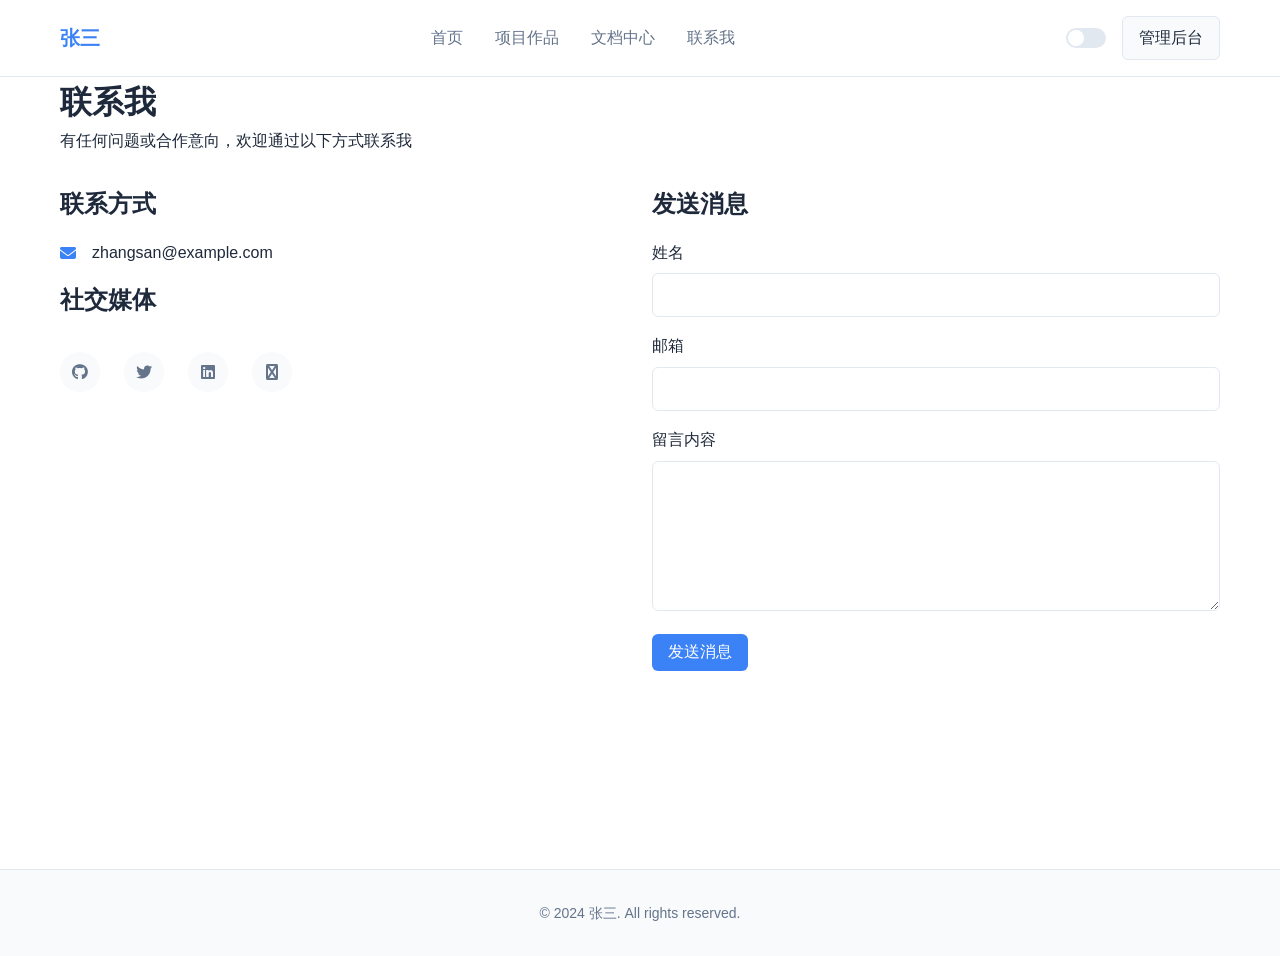
<file: contact.html>
<!DOCTYPE html>
<html lang="zh-CN">
<head>
  <meta charset="UTF-8">
  <meta name="viewport" content="width=device-width, initial-scale=1.0">
  <title>联系我 - 张三</title>
  <link rel="stylesheet" href="css/style.css">
  <link rel="stylesheet" href="https://cdnjs.cloudflare.com/ajax/libs/font-awesome/6.4.0/css/all.min.css">
</head>
<body>
  <header>
    <div class="container">
      <nav>
        <a href="index.html" class="logo">张三</a>
        <ul>
          <li><a href="index.html">首页</a></li>
          <li><a href="projects.html">项目作品</a></li>
          <li><a href="docs.html">文档中心</a></li>
          <li><a href="contact.html">联系我</a></li>
        </ul>
        <div class="actions">
          <div class="toggle-switch" id="theme-toggle"></div>
          <a href="admin/login.html" class="btn btn-secondary">管理后台</a>
        </div>
      </nav>
    </div>
  </header>

  <main class="container">
    <h1>联系我</h1>
    <p class="text-secondary">有任何问题或合作意向，欢迎通过以下方式联系我</p>

    <div class="grid grid-2" style="margin-top: 2rem;">
      <div>
        <h2>联系方式</h2>
        <div id="contact-info" style="margin-top: 1rem;">
          <div style="display: flex; align-items: center; gap: 1rem; margin-bottom: 1rem;">
            <i class="fas fa-envelope" style="color: var(--primary-color);"></i>
            <span>zhangsan@example.com</span>
          </div>
        </div>

        <h2>社交媒体</h2>
        <div id="social-links" class="social-links" style="justify-content: flex-start;"></div>
      </div>

      <div>
        <h2>发送消息</h2>
        <form id="contact-form" action="https://formspree.io/f/mayzgzpj" method="POST" style="margin-top: 1rem;">
          <div class="form-group">
            <label for="name">姓名</label>
            <input type="text" id="name" name="name" required>
          </div>
          <div class="form-group">
            <label for="email">邮箱</label>
            <input type="email" id="email" name="email" required>
          </div>
          <div class="form-group">
            <label for="message">留言内容</label>
            <textarea id="message" name="message" required></textarea>
          </div>
          <button type="submit" class="btn btn-primary">发送消息</button>
        </form>
      </div>
    </div>
  </main>

  <footer>
    <div class="container">
      <p>&copy; 2024 张三. All rights reserved.</p>
    </div>
  </footer>

  <script type="module">
    import { fetchData, applySavedTheme, toggleTheme, showToast } from './js/utils.js';

    async function loadContactInfo() {
      const profile = await fetchData('data/profile.json');
      if (!profile) return;

      const socialContainer = document.getElementById('social-links');
      profile.social.forEach(social => {
        const link = document.createElement('a');
        link.href = social.url;
        link.target = '_blank';
        link.title = social.name;
        link.innerHTML = `<i class="fab fa-${social.icon}"></i>`;
        socialContainer.appendChild(link);
      });
    }

    document.getElementById('contact-form').addEventListener('submit', async (e) => {
      e.preventDefault();
      
      const formData = new FormData(e.target);
      const data = Object.fromEntries(formData);
      
      try {
        const response = await fetch('https://formspree.io/f/your-form-id', {
          method: 'POST',
          headers: {
            'Accept': 'application/json'
          },
          body: formData
        });
        
        if (response.ok) {
          showToast('消息发送成功！');
          e.target.reset();
        } else {
          showToast('发送失败，请重试', 'error');
        }
      } catch (error) {
        showToast('发送失败，请检查网络', 'error');
      }
    });

    applySavedTheme();
    loadContactInfo();

    document.getElementById('theme-toggle').addEventListener('click', toggleTheme);
  </script>
</body>
</html>
</file>
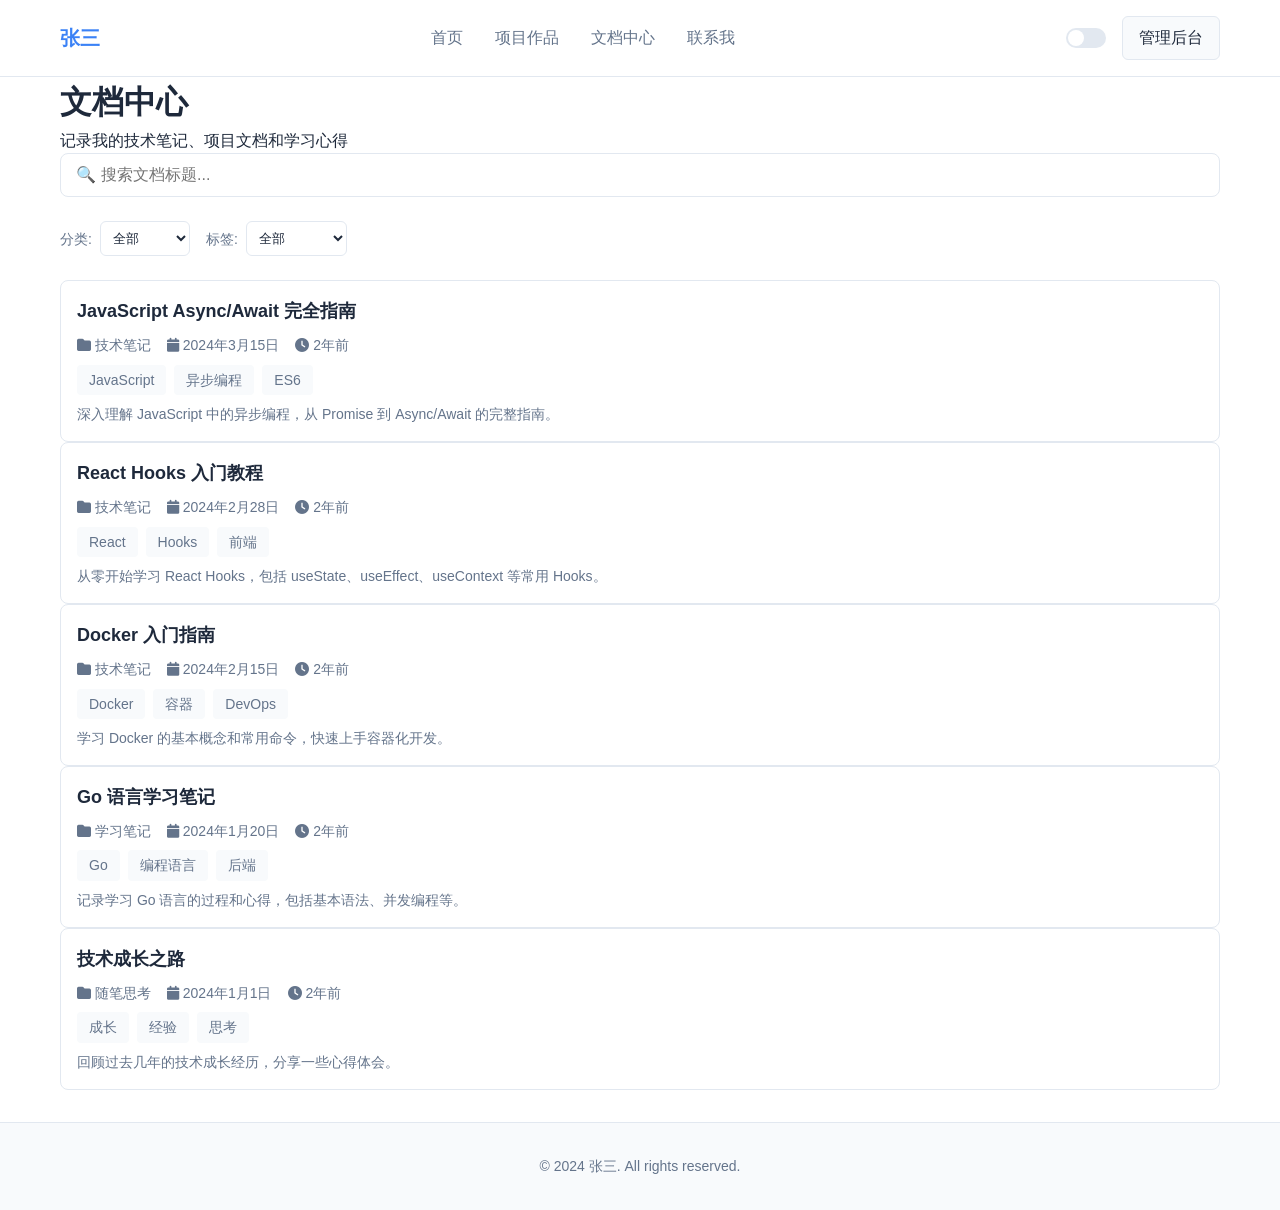
<file: docs.html>
<!DOCTYPE html>
<html lang="zh-CN">
<head>
  <meta charset="UTF-8">
  <meta name="viewport" content="width=device-width, initial-scale=1.0">
  <title>文档中心 - 张三</title>
  <link rel="stylesheet" href="css/style.css">
  <link rel="stylesheet" href="https://cdnjs.cloudflare.com/ajax/libs/font-awesome/6.4.0/css/all.min.css">
</head>
<body>
  <header>
    <div class="container">
      <nav>
        <a href="index.html" class="logo">张三</a>
        <ul>
          <li><a href="index.html">首页</a></li>
          <li><a href="projects.html">项目作品</a></li>
          <li><a href="docs.html">文档中心</a></li>
          <li><a href="contact.html">联系我</a></li>
        </ul>
        <div class="actions">
          <div class="toggle-switch" id="theme-toggle"></div>
          <a href="admin/login.html" class="btn btn-secondary">管理后台</a>
        </div>
      </nav>
    </div>
  </header>

  <main class="container">
    <h1>文档中心</h1>
    <p class="text-secondary">记录我的技术笔记、项目文档和学习心得</p>

    <div class="search-bar">
      <input type="text" id="search-input" placeholder="搜索文档标题...">
    </div>

    <div class="filters">
      <div class="filter-group">
        <label for="category-filter">分类:</label>
        <select id="category-filter">
          <option value="">全部</option>
        </select>
      </div>
      <div class="filter-group">
        <label for="tag-filter">标签:</label>
        <select id="tag-filter">
          <option value="">全部</option>
        </select>
      </div>
    </div>

    <div id="docs-list"></div>
  </main>

  <footer>
    <div class="container">
      <p>&copy; 2024 张三. All rights reserved.</p>
    </div>
  </footer>

  <script type="module">
    import { fetchData, formatDate, formatRelativeTime, applySavedTheme, toggleTheme, debounce } from './js/utils.js';

    let documents = [];
    let allCategories = [];
    let allTags = [];

    async function loadDocuments() {
      documents = await fetchData('data/documents.json');
      if (!documents) return;

      allCategories = [...new Set(documents.map(d => d.category))];
      allTags = [...new Set(documents.flatMap(d => d.tags))];
      
      populateFilters();
      renderDocuments(documents.filter(d => d.isPublic));
    }

    function populateFilters() {
      const categorySelect = document.getElementById('category-filter');
      allCategories.forEach(cat => {
        const option = document.createElement('option');
        option.value = cat;
        option.textContent = cat;
        categorySelect.appendChild(option);
      });

      const tagSelect = document.getElementById('tag-filter');
      allTags.forEach(tag => {
        const option = document.createElement('option');
        option.value = tag;
        option.textContent = tag;
        tagSelect.appendChild(option);
      });
    }

    function renderDocuments(filteredDocs) {
      const list = document.getElementById('docs-list');
      list.innerHTML = '';

      if (filteredDocs.length === 0) {
        list.innerHTML = '<p style="text-align: center;">暂无文档</p>';
        return;
      }

      filteredDocs.forEach(doc => {
        const item = document.createElement('div');
        item.className = 'doc-list-item';
        item.innerHTML = `
          <h3><a href="doc-detail.html?id=${doc.id}">${doc.title}</a></h3>
          <div class="doc-meta">
            <span><i class="fas fa-folder"></i> ${doc.category}</span>
            <span><i class="fas fa-calendar"></i> ${formatDate(doc.createdAt)}</span>
            <span><i class="fas fa-clock"></i> ${formatRelativeTime(doc.updatedAt)}</span>
          </div>
          <div class="card-tags" style="margin: 0.5rem 0;">
            ${doc.tags.map(tag => `<span class="tag">${tag}</span>`).join('')}
          </div>
          <p class="doc-excerpt">${doc.excerpt}</p>
        `;
        list.appendChild(item);
      });
    }

    function filterDocuments() {
      const searchQuery = document.getElementById('search-input').value.toLowerCase();
      const categoryFilter = document.getElementById('category-filter').value;
      const tagFilter = document.getElementById('tag-filter').value;

      let filtered = documents.filter(d => d.isPublic);

      if (searchQuery) {
        filtered = filtered.filter(d => d.title.toLowerCase().includes(searchQuery));
      }

      if (categoryFilter) {
        filtered = filtered.filter(d => d.category === categoryFilter);
      }

      if (tagFilter) {
        filtered = filtered.filter(d => d.tags.includes(tagFilter));
      }

      filtered.sort((a, b) => new Date(b.updatedAt) - new Date(a.updatedAt));
      renderDocuments(filtered);
    }

    applySavedTheme();
    loadDocuments();

    document.getElementById('theme-toggle').addEventListener('click', toggleTheme);
    document.getElementById('search-input').addEventListener('input', debounce(filterDocuments, 300));
    document.getElementById('category-filter').addEventListener('change', filterDocuments);
    document.getElementById('tag-filter').addEventListener('change', filterDocuments);
  </script>
</body>
</html>
</file>
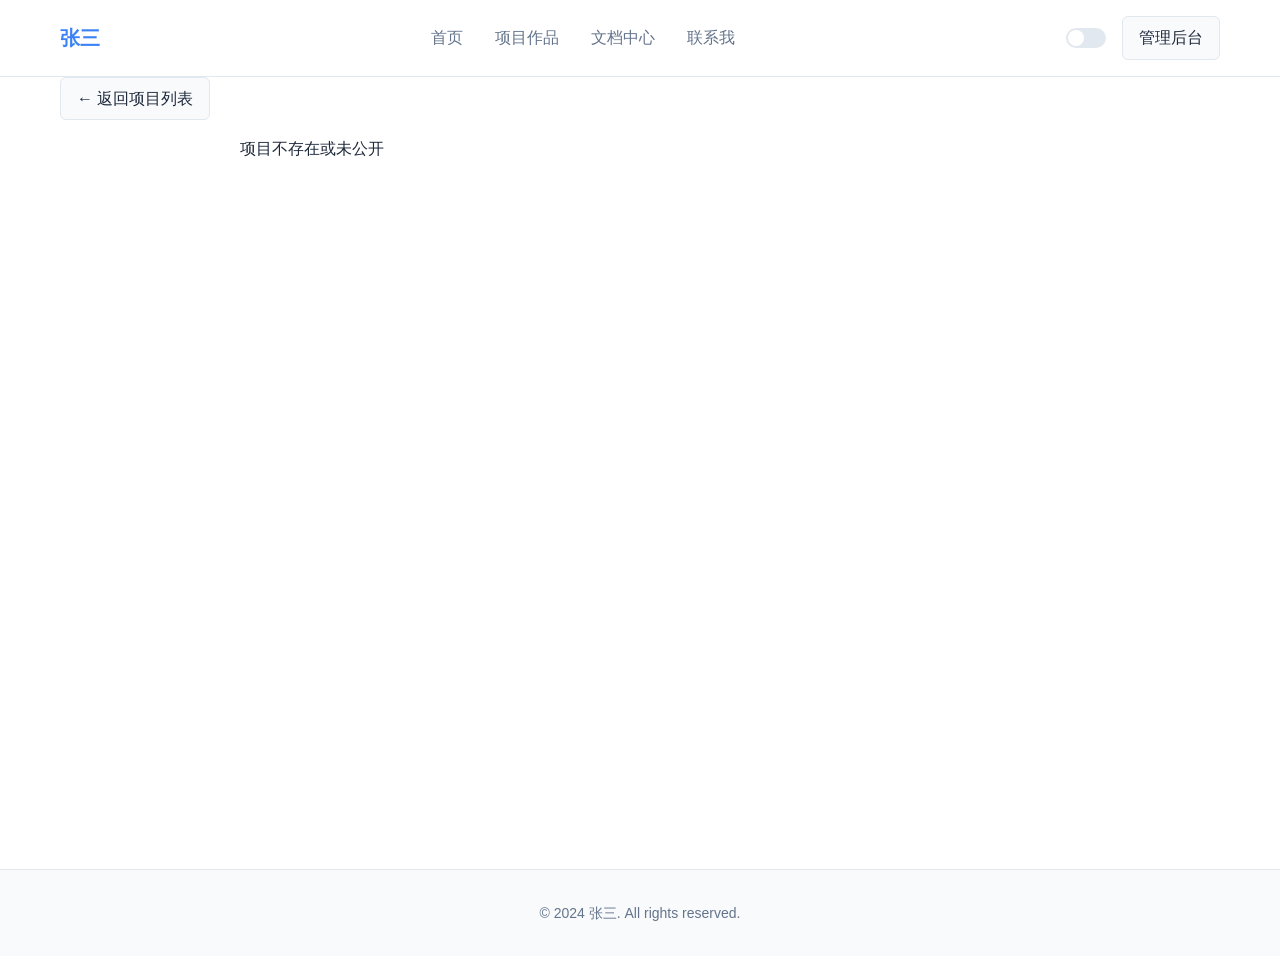
<file: project-detail.html>
<!DOCTYPE html>
<html lang="zh-CN">
<head>
  <meta charset="UTF-8">
  <meta name="viewport" content="width=device-width, initial-scale=1.0">
  <title>项目详情 - 张三</title>
  <link rel="stylesheet" href="css/style.css">
  <link rel="stylesheet" href="https://cdnjs.cloudflare.com/ajax/libs/font-awesome/6.4.0/css/all.min.css">
</head>
<body>
  <header>
    <div class="container">
      <nav>
        <a href="index.html" class="logo">张三</a>
        <ul>
          <li><a href="index.html">首页</a></li>
          <li><a href="projects.html">项目作品</a></li>
          <li><a href="docs.html">文档中心</a></li>
          <li><a href="contact.html">联系我</a></li>
        </ul>
        <div class="actions">
          <div class="toggle-switch" id="theme-toggle"></div>
          <a href="admin/login.html" class="btn btn-secondary">管理后台</a>
        </div>
      </nav>
    </div>
  </header>

  <main class="container">
    <a href="projects.html" class="btn btn-secondary" style="margin-bottom: 1rem;">← 返回项目列表</a>
    
    <div id="project-detail" class="doc-detail-content"></div>
  </main>

  <footer>
    <div class="container">
      <p>&copy; 2024 张三. All rights reserved.</p>
    </div>
  </footer>

  <script type="module">
    import { fetchData, formatDate, applySavedTheme, toggleTheme } from './js/utils.js';

    async function loadProject() {
      const urlParams = new URLSearchParams(window.location.search);
      const projectId = parseInt(urlParams.get('id'));

      const projects = await fetchData('data/projects.json');
      if (!projects) {
        document.getElementById('project-detail').innerHTML = '<p>项目加载失败</p>';
        return;
      }

      const project = projects.find(p => p.id === projectId);
      if (!project || !project.isPublic) {
        document.getElementById('project-detail').innerHTML = '<p>项目不存在或未公开</p>';
        return;
      }

      document.title = `${project.name} - 张三`;

      const detail = document.getElementById('project-detail');
      detail.innerHTML = `
        <div class="doc-detail-header">
          <h1 class="doc-detail-title">${project.name}</h1>
          <div class="doc-detail-meta">
            <span>更新时间: ${formatDate(project.updatedAt)}</span>
          </div>
        </div>
        
        <img src="${project.cover}" alt="${project.name}" style="width: 100%; height: auto; border-radius: 0.5rem; margin-bottom: 2rem;">
        
        <h2>项目介绍</h2>
        <p>${project.description}</p>
        
        <h2>技术栈</h2>
        <div class="card-tags" style="margin-bottom: 2rem;">
          ${project.techStack.map(tech => `<span class="tag tag-primary">${tech}</span>`).join('')}
        </div>
        
        <h2>项目链接</h2>
        <div style="display: flex; gap: 1rem; flex-wrap: wrap;">
          ${project.githubUrl ? `<a href="${project.githubUrl}" target="_blank" class="btn btn-secondary"><i class="fab fa-github"></i> GitHub</a>` : ''}
          ${project.demoUrl ? `<a href="${project.demoUrl}" target="_blank" class="btn btn-primary"><i class="fas fa-external-link-alt"></i> 在线演示</a>` : ''}
        </div>
      `;
    }

    applySavedTheme();
    loadProject();

    document.getElementById('theme-toggle').addEventListener('click', toggleTheme);
  </script>
</body>
</html>
</file>
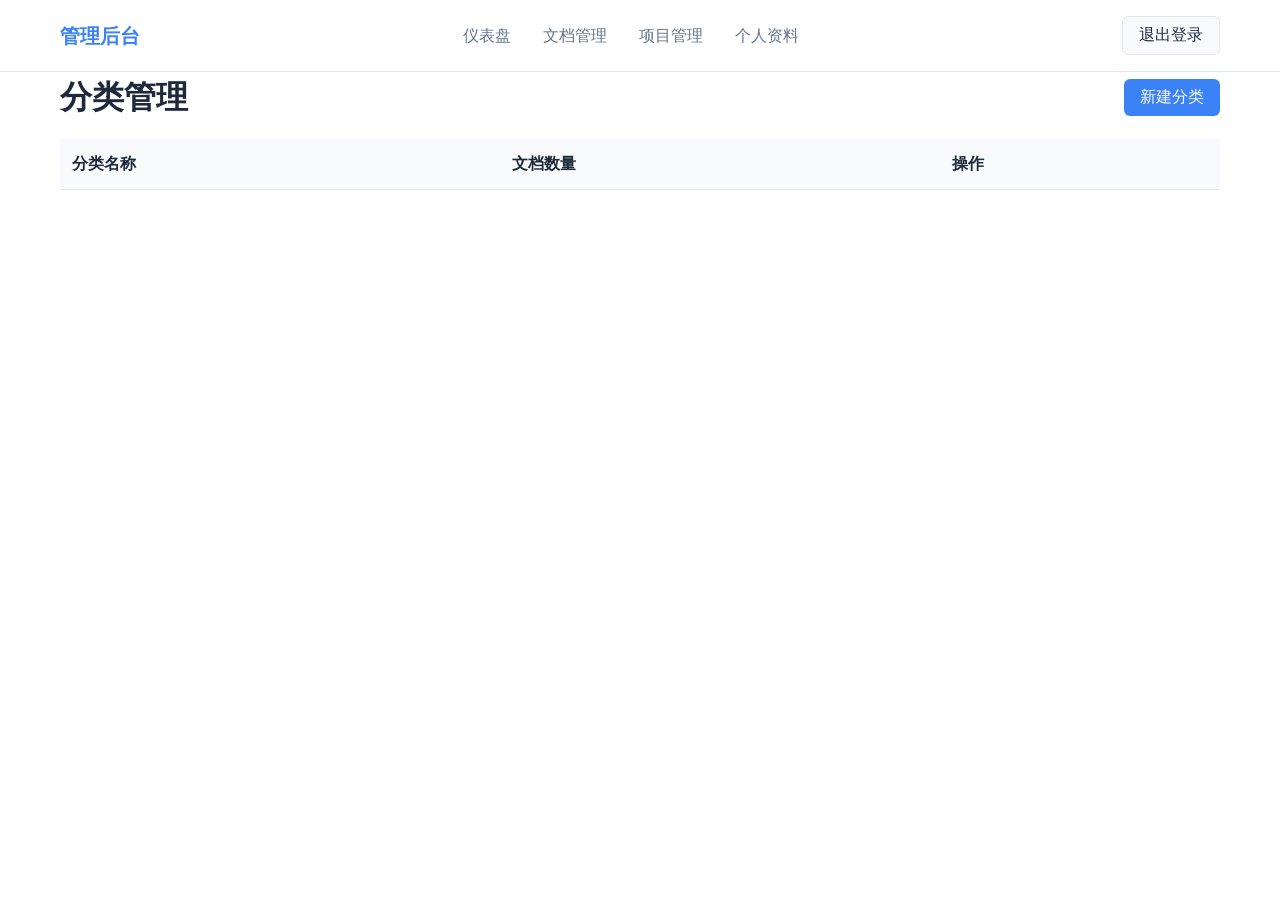
<file: admin/categories.html>
<!DOCTYPE html>
<html lang="zh-CN">
<head>
  <meta charset="UTF-8">
  <meta name="viewport" content="width=device-width, initial-scale=1.0">
  <title>分类管理</title>
  <link rel="stylesheet" href="../css/style.css">
  <link rel="stylesheet" href="https://cdnjs.cloudflare.com/ajax/libs/font-awesome/6.4.0/css/all.min.css">
</head>
<body>
  <header>
    <div class="container">
      <nav>
        <a href="dashboard.html" class="logo">管理后台</a>
        <ul>
          <li><a href="dashboard.html">仪表盘</a></li>
          <li><a href="documents.html">文档管理</a></li>
          <li><a href="projects.html">项目管理</a></li>
          <li><a href="profile.html">个人资料</a></li>
        </ul>
        <div class="actions">
          <button id="logout-btn" class="btn btn-secondary">退出登录</button>
        </div>
      </nav>
    </div>
  </header>

  <main class="container">
    <div style="display: flex; justify-content: space-between; align-items: center; margin-bottom: 1rem;">
      <h1>分类管理</h1>
      <button onclick="showAddForm()" class="btn btn-primary">新建分类</button>
    </div>

    <table class="table">
      <thead>
        <tr>
          <th>分类名称</th>
          <th>文档数量</th>
          <th>操作</th>
        </tr>
      </thead>
      <tbody id="categories-table"></tbody>
    </table>

    <div id="add-form" style="display: none; margin-top: 1rem; padding: 1rem; border: 1px solid var(--border-color); border-radius: 0.5rem;">
      <h3>新建分类</h3>
      <div class="form-group">
        <label for="category-name">分类名称</label>
        <input type="text" id="category-name" placeholder="请输入分类名称">
      </div>
      <button onclick="addCategory()" class="btn btn-primary">保存</button>
      <button onclick="hideAddForm()" class="btn btn-secondary">取消</button>
    </div>
  </main>

  <script type="module">
    import { requireAuth, logout } from '../js/auth.js';
    import { fetchData, showToast, confirmDialog } from '../js/utils.js';

    if (!requireAuth()) return;

    let categories = [];

    async function loadCategories() {
      const docs = await fetchData('../data/documents.json');
      if (!docs) return;

      const categoryCounts = {};
      docs.forEach(doc => {
        categoryCounts[doc.category] = (categoryCounts[doc.category] || 0) + 1;
      });

      categories = [...new Set(docs.map(d => d.category))];

      const tbody = document.getElementById('categories-table');
      tbody.innerHTML = categories.map(cat => `
        <tr>
          <td>${cat}</td>
          <td>${categoryCounts[cat] || 0}</td>
          <td>
            <button onclick="editCategory('${cat}')" class="btn btn-sm btn-secondary"><i class="fas fa-edit"></i> 编辑</button>
            <button onclick="deleteCategory('${cat}')" class="btn btn-sm btn-danger"><i class="fas fa-trash"></i> 删除</button>
          </td>
        </tr>
      `).join('');
    }

    window.showAddForm = function() {
      document.getElementById('add-form').style.display = 'block';
      document.getElementById('category-name').value = '';
    };

    window.hideAddForm = function() {
      document.getElementById('add-form').style.display = 'none';
    };

    window.addCategory = function() {
      const name = document.getElementById('category-name').value.trim();
      if (!name) {
        showToast('请输入分类名称', 'error');
        return;
      }

      if (categories.includes(name)) {
        showToast('分类已存在', 'error');
        return;
      }

      categories.push(name);
      showToast('分类创建成功');
      hideAddForm();
      loadCategories();
    };

    window.editCategory = function(oldName) {
      const newName = prompt('请输入新的分类名称:', oldName);
      if (!newName || newName === oldName) return;

      if (categories.includes(newName)) {
        showToast('分类已存在', 'error');
        return;
      }

      const index = categories.indexOf(oldName);
      categories[index] = newName;
      showToast('分类更新成功');
      loadCategories();
    };

    window.deleteCategory = async function(name) {
      const confirmed = await confirmDialog('确定要删除这个分类吗？');
      if (!confirmed) return;

      const index = categories.indexOf(name);
      if (index > -1) {
        categories.splice(index, 1);
        showToast('分类删除成功');
        loadCategories();
      }
    };

    document.getElementById('logout-btn').addEventListener('click', () => {
      logout();
      window.location.href = 'login.html';
    });

    loadCategories();
  </script>
</body>
</html>
</file>
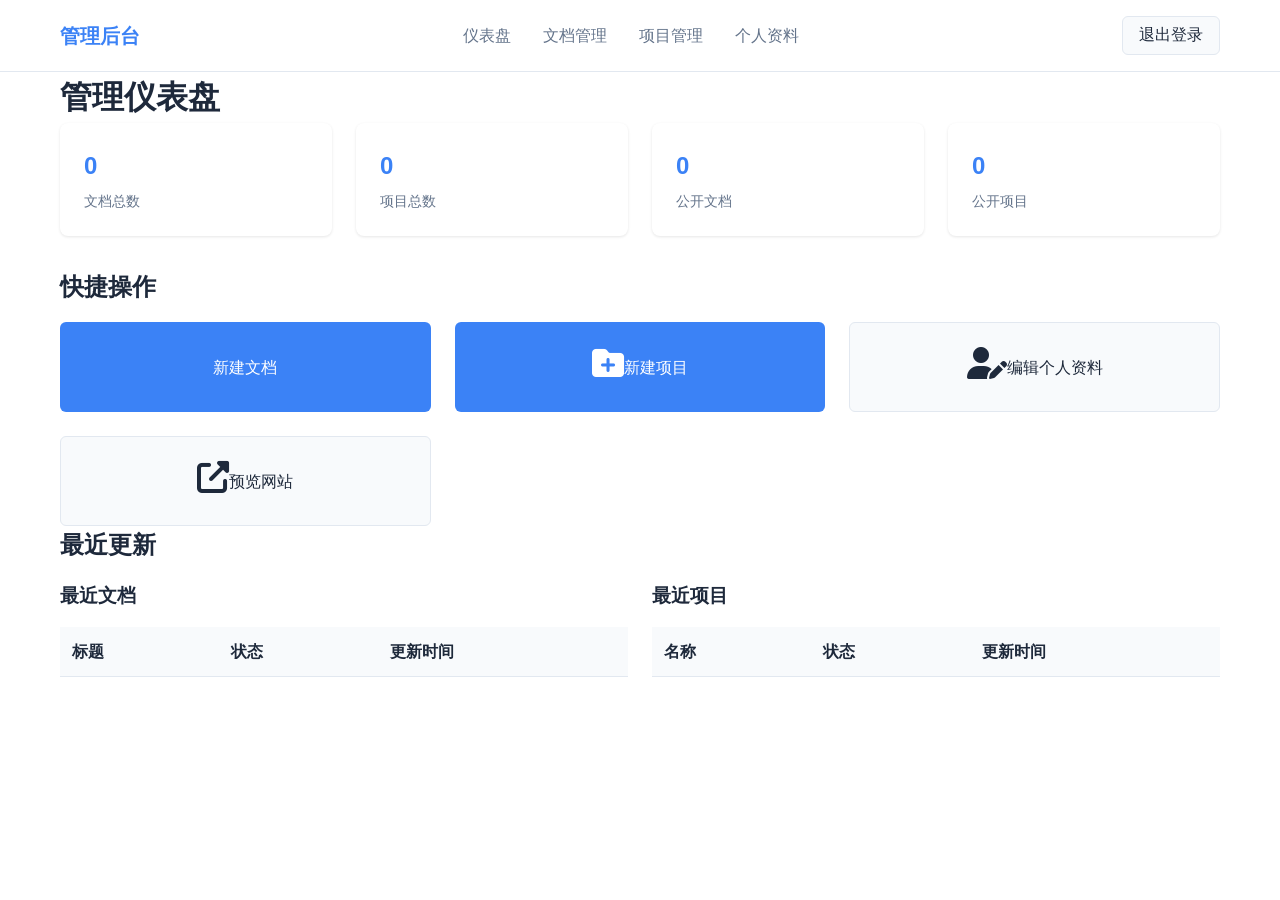
<file: admin/dashboard.html>
<!DOCTYPE html>
<html lang="zh-CN">
<head>
  <meta charset="UTF-8">
  <meta name="viewport" content="width=device-width, initial-scale=1.0">
  <title>管理仪表盘</title>
  <link rel="stylesheet" href="../css/style.css">
  <link rel="stylesheet" href="https://cdnjs.cloudflare.com/ajax/libs/font-awesome/6.4.0/css/all.min.css">
</head>
<body>
  <header>
    <div class="container">
      <nav>
        <a href="dashboard.html" class="logo">管理后台</a>
        <ul>
          <li><a href="dashboard.html">仪表盘</a></li>
          <li><a href="documents.html">文档管理</a></li>
          <li><a href="projects.html">项目管理</a></li>
          <li><a href="profile.html">个人资料</a></li>
        </ul>
        <div class="actions">
          <button id="logout-btn" class="btn btn-secondary">退出登录</button>
        </div>
      </nav>
    </div>
  </header>

  <main class="container">
    <h1>管理仪表盘</h1>
    
    <div class="dashboard-stats">
      <div class="stat-card">
        <div class="stat-number" id="doc-count">0</div>
        <div class="stat-label">文档总数</div>
      </div>
      <div class="stat-card">
        <div class="stat-number" id="project-count">0</div>
        <div class="stat-label">项目总数</div>
      </div>
      <div class="stat-card">
        <div class="stat-number" id="public-doc-count">0</div>
        <div class="stat-label">公开文档</div>
      </div>
      <div class="stat-card">
        <div class="stat-number" id="public-project-count">0</div>
        <div class="stat-label">公开项目</div>
      </div>
    </div>

    <h2>快捷操作</h2>
    <div class="grid grid-2" style="margin-top: 1rem;">
      <a href="document-edit.html" class="btn btn-primary" style="text-align: center; padding: 1.5rem;">
        <i class="fas fa-file-plus" style="font-size: 2rem; display: block; margin-bottom: 0.5rem;"></i>
        新建文档
      </a>
      <a href="project-edit.html" class="btn btn-primary" style="text-align: center; padding: 1.5rem;">
        <i class="fas fa-folder-plus" style="font-size: 2rem; display: block; margin-bottom: 0.5rem;"></i>
        新建项目
      </a>
      <a href="profile.html" class="btn btn-secondary" style="text-align: center; padding: 1.5rem;">
        <i class="fas fa-user-edit" style="font-size: 2rem; display: block; margin-bottom: 0.5rem;"></i>
        编辑个人资料
      </a>
      <a href="../docs.html" target="_blank" class="btn btn-secondary" style="text-align: center; padding: 1.5rem;">
        <i class="fas fa-external-link-alt" style="font-size: 2rem; display: block; margin-bottom: 0.5rem;"></i>
        预览网站
      </a>
    </div>

    <h2>最近更新</h2>
    <div class="grid grid-2" style="margin-top: 1rem;">
      <div>
        <h3>最近文档</h3>
        <table class="table">
          <thead>
            <tr>
              <th>标题</th>
              <th>状态</th>
              <th>更新时间</th>
            </tr>
          </thead>
          <tbody id="recent-docs"></tbody>
        </table>
      </div>
      <div>
        <h3>最近项目</h3>
        <table class="table">
          <thead>
            <tr>
              <th>名称</th>
              <th>状态</th>
              <th>更新时间</th>
            </tr>
          </thead>
          <tbody id="recent-projects"></tbody>
        </table>
      </div>
    </div>
  </main>

  <script type="module">
    import { requireAuth, logout } from '../js/auth.js';
    import { fetchData, formatDate } from '../js/utils.js';

    if (!requireAuth()) return;

    async function loadStats() {
      const docs = await fetchData('../data/documents.json');
      const projects = await fetchData('../data/projects.json');

      if (docs) {
        document.getElementById('doc-count').textContent = docs.length;
        document.getElementById('public-doc-count').textContent = docs.filter(d => d.isPublic).length;

        const recentDocs = docs.sort((a, b) => new Date(b.updatedAt) - new Date(a.updatedAt)).slice(0, 5);
        const tbody = document.getElementById('recent-docs');
        tbody.innerHTML = recentDocs.map(doc => `
          <tr>
            <td><a href="document-edit.html?id=${doc.id}">${doc.title}</a></td>
            <td>${doc.isPublic ? '<span class="badge badge-public">公开</span>' : '<span class="badge badge-draft">草稿</span>'}</td>
            <td>${formatDate(doc.updatedAt)}</td>
          </tr>
        `).join('');
      }

      if (projects) {
        document.getElementById('project-count').textContent = projects.length;
        document.getElementById('public-project-count').textContent = projects.filter(p => p.isPublic).length;

        const recentProjects = projects.sort((a, b) => new Date(b.updatedAt) - new Date(a.updatedAt)).slice(0, 5);
        const tbody = document.getElementById('recent-projects');
        tbody.innerHTML = recentProjects.map(project => `
          <tr>
            <td><a href="project-edit.html?id=${project.id}">${project.name}</a></td>
            <td>${project.isPublic ? '<span class="badge badge-public">公开</span>' : '<span class="badge badge-draft">草稿</span>'}</td>
            <td>${formatDate(project.updatedAt)}</td>
          </tr>
        `).join('');
      }
    }

    document.getElementById('logout-btn').addEventListener('click', () => {
      logout();
      window.location.href = 'login.html';
    });

    loadStats();
  </script>
</body>
</html>
</file>
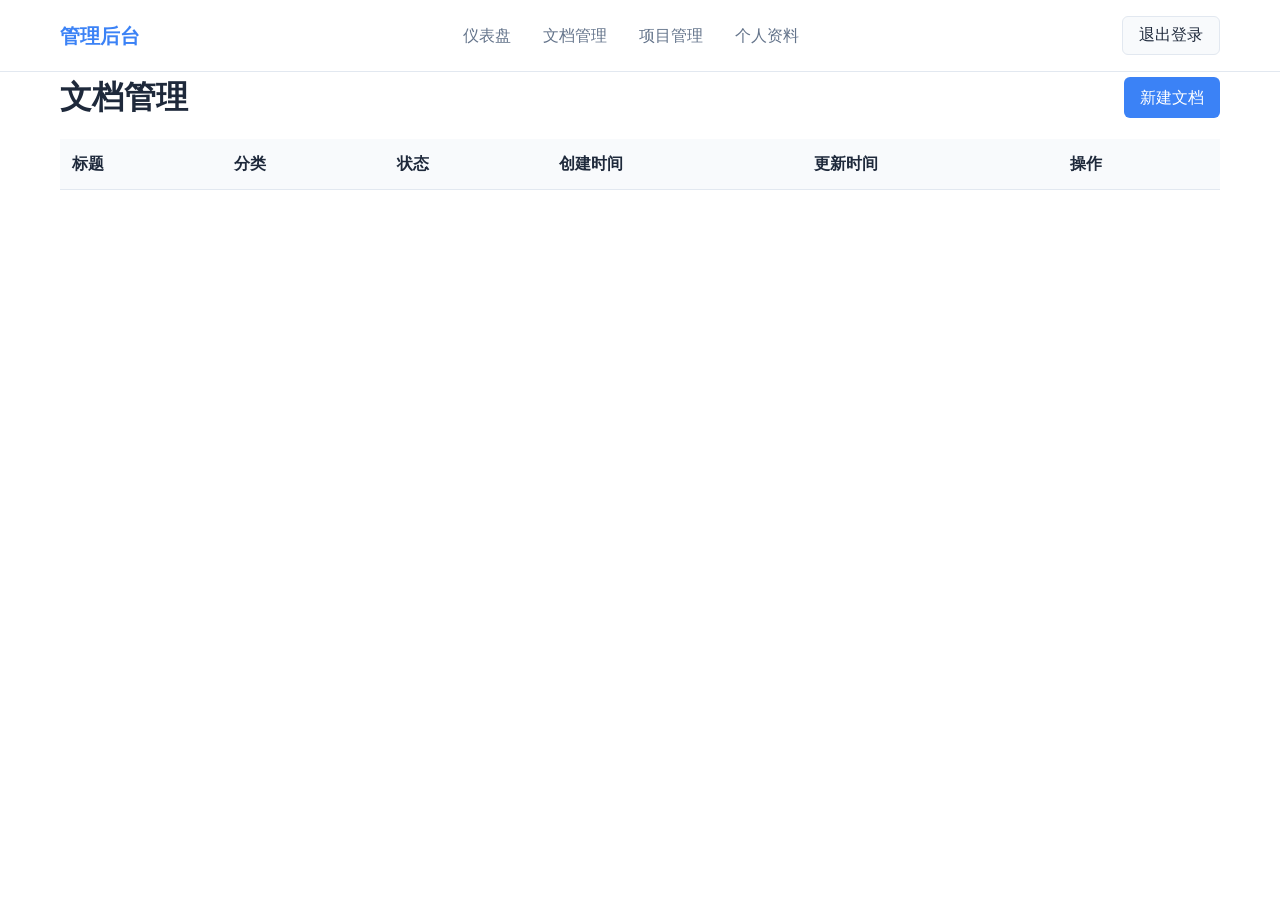
<file: admin/documents.html>
<!DOCTYPE html>
<html lang="zh-CN">
<head>
  <meta charset="UTF-8">
  <meta name="viewport" content="width=device-width, initial-scale=1.0">
  <title>文档管理</title>
  <link rel="stylesheet" href="../css/style.css">
  <link rel="stylesheet" href="https://cdnjs.cloudflare.com/ajax/libs/font-awesome/6.4.0/css/all.min.css">
</head>
<body>
  <header>
    <div class="container">
      <nav>
        <a href="dashboard.html" class="logo">管理后台</a>
        <ul>
          <li><a href="dashboard.html">仪表盘</a></li>
          <li><a href="documents.html">文档管理</a></li>
          <li><a href="projects.html">项目管理</a></li>
          <li><a href="profile.html">个人资料</a></li>
        </ul>
        <div class="actions">
          <button id="logout-btn" class="btn btn-secondary">退出登录</button>
        </div>
      </nav>
    </div>
  </header>

  <main class="container">
    <div style="display: flex; justify-content: space-between; align-items: center; margin-bottom: 1rem;">
      <h1>文档管理</h1>
      <a href="document-edit.html" class="btn btn-primary">新建文档</a>
    </div>

    <table class="table">
      <thead>
        <tr>
          <th>标题</th>
          <th>分类</th>
          <th>状态</th>
          <th>创建时间</th>
          <th>更新时间</th>
          <th>操作</th>
        </tr>
      </thead>
      <tbody id="documents-table"></tbody>
    </table>
  </main>

  <script type="module">
    import { requireAuth, logout } from '../js/auth.js';
    import { fetchData, formatDate, showToast, confirmDialog } from '../js/utils.js';

    if (!requireAuth()) return;

    async function loadDocuments() {
      const docs = await fetchData('../data/documents.json');
      if (!docs) return;

      const tbody = document.getElementById('documents-table');
      tbody.innerHTML = docs.map(doc => `
        <tr>
          <td><a href="document-edit.html?id=${doc.id}">${doc.title}</a></td>
          <td>${doc.category}</td>
          <td>${doc.isPublic ? '<span class="badge badge-public">公开</span>' : '<span class="badge badge-draft">草稿</span>'}</td>
          <td>${formatDate(doc.createdAt)}</td>
          <td>${formatDate(doc.updatedAt)}</td>
          <td>
            <a href="document-edit.html?id=${doc.id}" class="btn btn-sm btn-secondary"><i class="fas fa-edit"></i> 编辑</a>
            <button onclick="deleteDocument(${doc.id})" class="btn btn-sm btn-danger"><i class="fas fa-trash"></i> 删除</button>
          </td>
        </tr>
      `).join('');
    }

    window.deleteDocument = async function(id) {
      const confirmed = await confirmDialog('确定要删除这篇文档吗？');
      if (!confirmed) return;

      const docs = await fetchData('../data/documents.json');
      if (!docs) return;

      const filtered = docs.filter(d => d.id !== id);
      
      try {
        showToast('删除成功');
        loadDocuments();
      } catch (error) {
        showToast('删除失败', 'error');
      }
    };

    document.getElementById('logout-btn').addEventListener('click', () => {
      logout();
      window.location.href = 'login.html';
    });

    loadDocuments();
  </script>
</body>
</html>
</file>
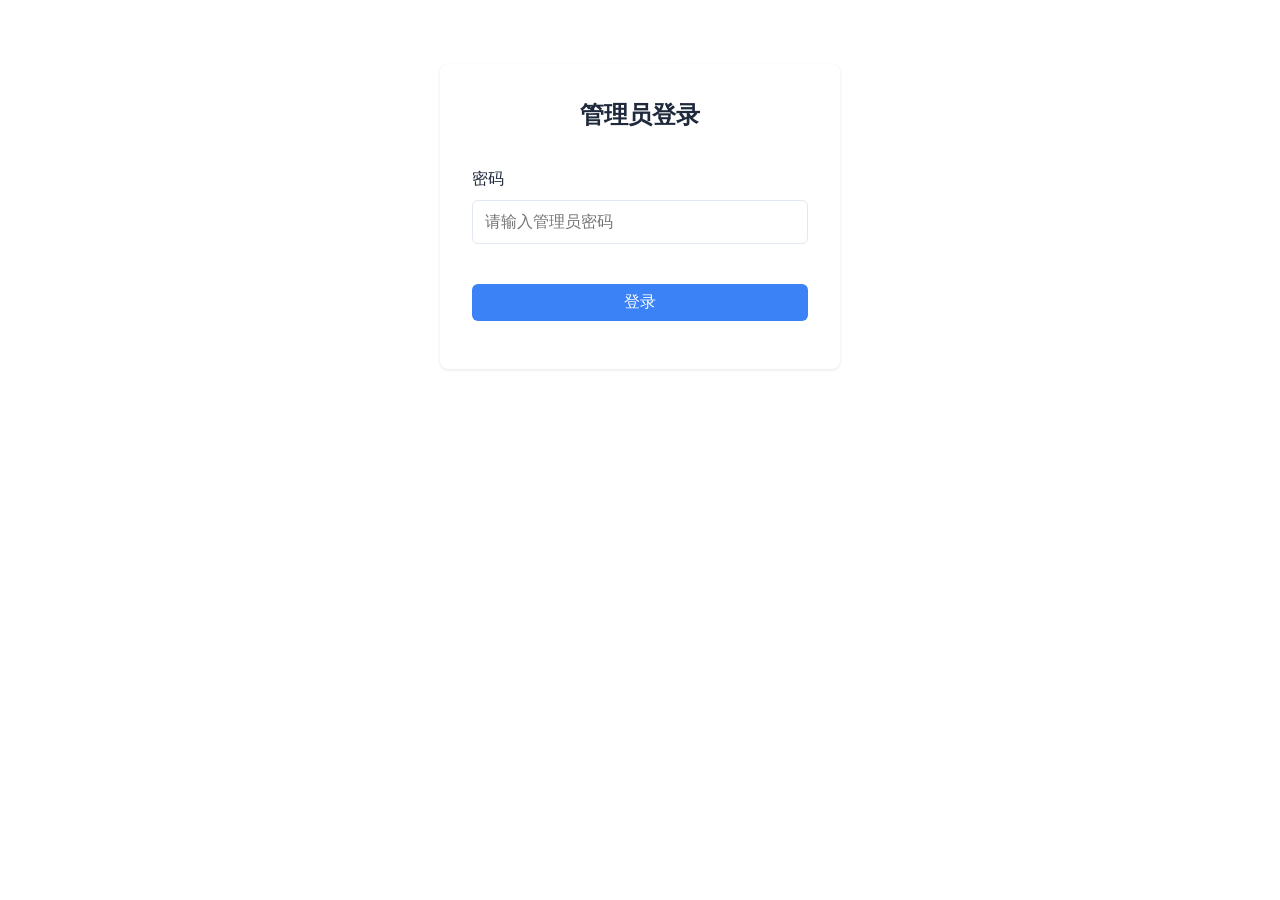
<file: admin/login.html>
<!DOCTYPE html>
<html lang="zh-CN">
<head>
  <meta charset="UTF-8">
  <meta name="viewport" content="width=device-width, initial-scale=1.0">
  <title>管理员登录</title>
  <link rel="stylesheet" href="../css/style.css">
</head>
<body>
  <div class="login-container">
    <h2>管理员登录</h2>
    <form id="login-form">
      <div class="form-group">
        <label for="password">密码</label>
        <input type="password" id="password" name="password" required placeholder="请输入管理员密码">
      </div>
      <button type="submit" class="btn btn-primary">登录</button>
    </form>
    <div id="login-error" class="login-error"></div>
  </div>

  <script type="module">
    import { verifyPassword, login } from '../js/auth.js';

    document.getElementById('login-form').addEventListener('submit', async (e) => {
      e.preventDefault();
      
      const password = document.getElementById('password').value;
      const errorDiv = document.getElementById('login-error');
      
      try {
        const isValid = await verifyPassword(password);
        
        if (isValid) {
          await login(password);
          window.location.href = 'dashboard.html';
        } else {
          errorDiv.textContent = '密码错误，请重试';
        }
      } catch (error) {
        errorDiv.textContent = '登录失败，请重试';
        console.error(error);
      }
    });
  </script>
</body>
</html>
</file>
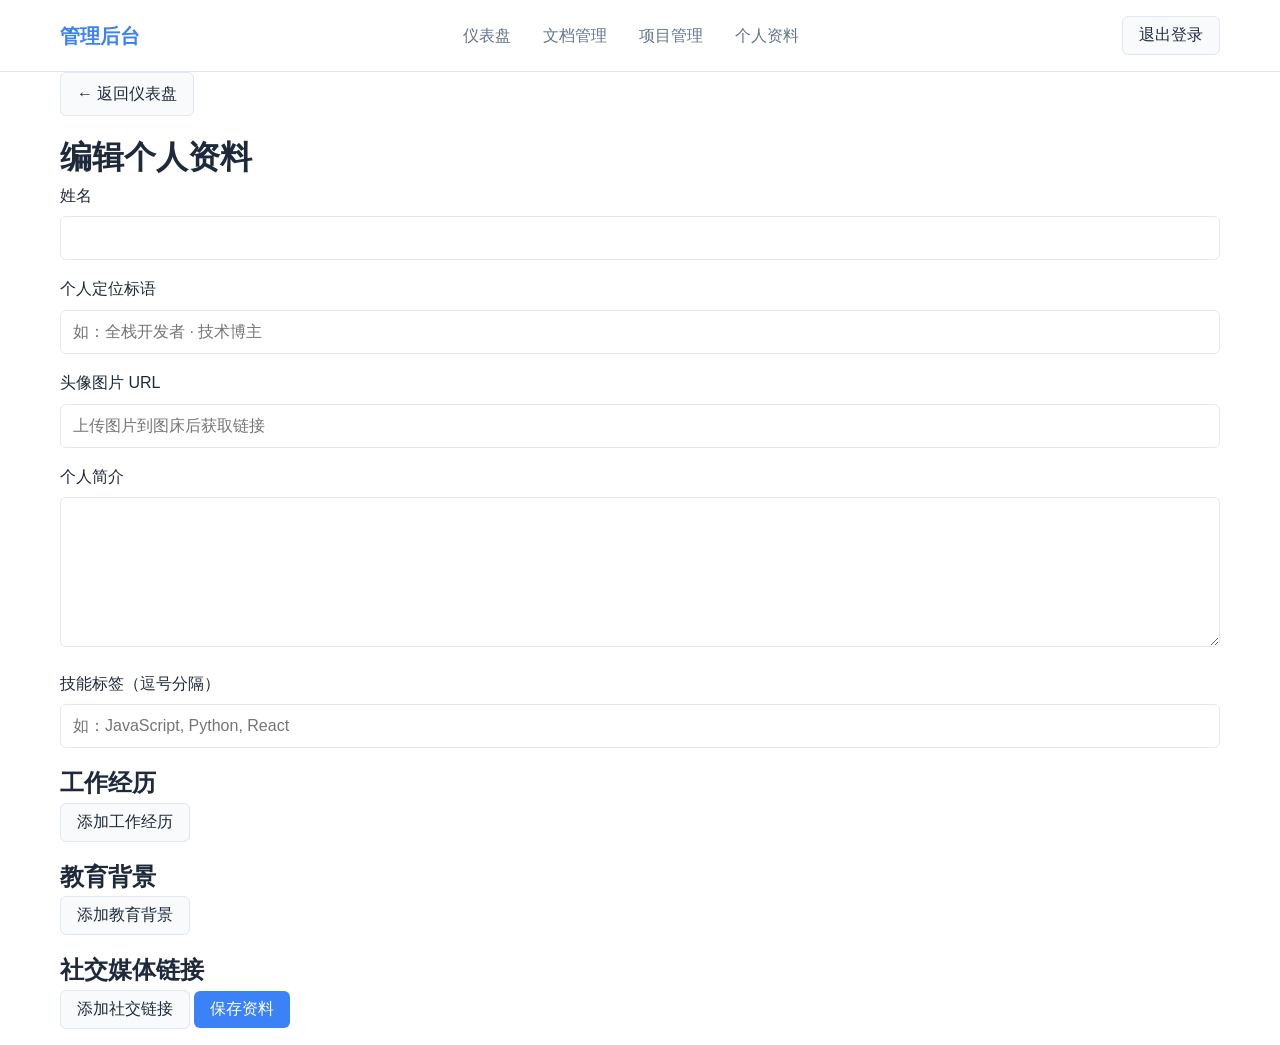
<file: admin/profile.html>
<!DOCTYPE html>
<html lang="zh-CN">
<head>
  <meta charset="UTF-8">
  <meta name="viewport" content="width=device-width, initial-scale=1.0">
  <title>个人资料</title>
  <link rel="stylesheet" href="../css/style.css">
  <link rel="stylesheet" href="https://cdnjs.cloudflare.com/ajax/libs/font-awesome/6.4.0/css/all.min.css">
</head>
<body>
  <header>
    <div class="container">
      <nav>
        <a href="dashboard.html" class="logo">管理后台</a>
        <ul>
          <li><a href="dashboard.html">仪表盘</a></li>
          <li><a href="documents.html">文档管理</a></li>
          <li><a href="projects.html">项目管理</a></li>
          <li><a href="profile.html">个人资料</a></li>
        </ul>
        <div class="actions">
          <button id="logout-btn" class="btn btn-secondary">退出登录</button>
        </div>
      </nav>
    </div>
  </header>

  <main class="container">
    <a href="dashboard.html" class="btn btn-secondary" style="margin-bottom: 1rem;">← 返回仪表盘</a>
    
    <h1>编辑个人资料</h1>

    <form id="profile-form">
      <div class="form-group">
        <label for="name">姓名</label>
        <input type="text" id="name" name="name" required>
      </div>

      <div class="form-group">
        <label for="title">个人定位标语</label>
        <input type="text" id="title" name="title" placeholder="如：全栈开发者 · 技术博主">
      </div>

      <div class="form-group">
        <label for="avatar">头像图片 URL</label>
        <input type="url" id="avatar" name="avatar" placeholder="上传图片到图床后获取链接">
      </div>

      <div class="form-group">
        <label for="bio">个人简介</label>
        <textarea id="bio" name="bio" rows="4"></textarea>
      </div>

      <div class="form-group">
        <label for="skills">技能标签（逗号分隔）</label>
        <input type="text" id="skills" name="skills" placeholder="如：JavaScript, Python, React">
      </div>

      <h2>工作经历</h2>
      <div id="experience-list"></div>
      <button type="button" onclick="addExperience()" class="btn btn-secondary" style="margin-bottom: 1rem;">添加工作经历</button>

      <h2>教育背景</h2>
      <div id="education-list"></div>
      <button type="button" onclick="addEducation()" class="btn btn-secondary" style="margin-bottom: 1rem;">添加教育背景</button>

      <h2>社交媒体链接</h2>
      <div id="social-list"></div>
      <button type="button" onclick="addSocial()" class="btn btn-secondary" style="margin-bottom: 1rem;">添加社交链接</button>

      <button type="submit" class="btn btn-primary">保存资料</button>
    </form>
  </main>

  <script type="module">
    import { requireAuth, logout } from '../js/auth.js';
    import { fetchData, saveData, showToast } from '../js/utils.js';

    if (!requireAuth()) return;

    async function loadProfile() {
      const profile = await fetchData('../data/profile.json');
      if (!profile) return;

      document.getElementById('name').value = profile.name;
      document.getElementById('title').value = profile.title;
      document.getElementById('avatar').value = profile.avatar;
      document.getElementById('bio').value = profile.bio;
      document.getElementById('skills').value = profile.skills.join(', ');

      renderExperience(profile.experience);
      renderEducation(profile.education);
      renderSocial(profile.social);
    }

    function renderExperience(items) {
      const container = document.getElementById('experience-list');
      container.innerHTML = items.map((item, index) => `
        <div class="form-group" style="border: 1px solid var(--border-color); padding: 1rem; border-radius: 0.5rem; margin-bottom: 1rem;">
          <button type="button" onclick="removeExperience(${index})" class="btn btn-sm btn-danger" style="float: right;">删除</button>
          <input type="hidden" name="experience[${index}][date]" value="${item.date}">
          <input type="text" name="experience[${index}][title]" placeholder="职位" value="${item.title}" style="width: 100%; margin-bottom: 0.5rem;">
          <input type="text" name="experience[${index}][company]" placeholder="公司" value="${item.company}" style="width: 100%; margin-bottom: 0.5rem;">
          <textarea name="experience[${index}][description]" placeholder="描述" rows="2" style="width: 100%;">${item.description}</textarea>
        </div>
      `).join('');
    }

    function renderEducation(items) {
      const container = document.getElementById('education-list');
      container.innerHTML = items.map((item, index) => `
        <div class="form-group" style="border: 1px solid var(--border-color); padding: 1rem; border-radius: 0.5rem; margin-bottom: 1rem;">
          <button type="button" onclick="removeEducation(${index})" class="btn btn-sm btn-danger" style="float: right;">删除</button>
          <input type="hidden" name="education[${index}][date]" value="${item.date}">
          <input type="text" name="education[${index}][title]" placeholder="专业/学历" value="${item.title}" style="width: 100%; margin-bottom: 0.5rem;">
          <input type="text" name="education[${index}][school]" placeholder="学校" value="${item.school}" style="width: 100%; margin-bottom: 0.5rem;">
          <textarea name="education[${index}][description]" placeholder="描述" rows="2" style="width: 100%;">${item.description}</textarea>
        </div>
      `).join('');
    }

    function renderSocial(items) {
      const container = document.getElementById('social-list');
      container.innerHTML = items.map((item, index) => `
        <div class="form-group" style="border: 1px solid var(--border-color); padding: 1rem; border-radius: 0.5rem; margin-bottom: 1rem;">
          <button type="button" onclick="removeSocial(${index})" class="btn btn-sm btn-danger" style="float: right;">删除</button>
          <input type="text" name="social[${index}][name]" placeholder="名称" value="${item.name}" style="width: 100%; margin-bottom: 0.5rem;">
          <input type="url" name="social[${index}][url]" placeholder="链接" value="${item.url}" style="width: 100%; margin-bottom: 0.5rem;">
          <input type="text" name="social[${index}][icon]" placeholder="图标名称（如：github）" value="${item.icon}" style="width: 100%;">
        </div>
      `).join('');
    }

    window.addExperience = function() {
      const container = document.getElementById('experience-list');
      const index = container.children.length;
      const now = new Date().toISOString().split('T')[0];
      container.innerHTML += `
        <div class="form-group" style="border: 1px solid var(--border-color); padding: 1rem; border-radius: 0.5rem; margin-bottom: 1rem;">
          <button type="button" onclick="removeExperience(${index})" class="btn btn-sm btn-danger" style="float: right;">删除</button>
          <input type="hidden" name="experience[${index}][date]" value="${now}">
          <input type="text" name="experience[${index}][title]" placeholder="职位" style="width: 100%; margin-bottom: 0.5rem;">
          <input type="text" name="experience[${index}][company]" placeholder="公司" style="width: 100%; margin-bottom: 0.5rem;">
          <textarea name="experience[${index}][description]" placeholder="描述" rows="2" style="width: 100%;"></textarea>
        </div>
      `;
    };

    window.removeExperience = function(index) {
      const container = document.getElementById('experience-list');
      container.children[index].remove();
    };

    window.addEducation = function() {
      const container = document.getElementById('education-list');
      const index = container.children.length;
      const now = new Date().toISOString().split('T')[0];
      container.innerHTML += `
        <div class="form-group" style="border: 1px solid var(--border-color); padding: 1rem; border-radius: 0.5rem; margin-bottom: 1rem;">
          <button type="button" onclick="removeEducation(${index})" class="btn btn-sm btn-danger" style="float: right;">删除</button>
          <input type="hidden" name="education[${index}][date]" value="${now}">
          <input type="text" name="education[${index}][title]" placeholder="专业/学历" style="width: 100%; margin-bottom: 0.5rem;">
          <input type="text" name="education[${index}][school]" placeholder="学校" style="width: 100%; margin-bottom: 0.5rem;">
          <textarea name="education[${index}][description]" placeholder="描述" rows="2" style="width: 100%;"></textarea>
        </div>
      `;
    };

    window.removeEducation = function(index) {
      const container = document.getElementById('education-list');
      container.children[index].remove();
    };

    window.addSocial = function() {
      const container = document.getElementById('social-list');
      const index = container.children.length;
      container.innerHTML += `
        <div class="form-group" style="border: 1px solid var(--border-color); padding: 1rem; border-radius: 0.5rem; margin-bottom: 1rem;">
          <button type="button" onclick="removeSocial(${index})" class="btn btn-sm btn-danger" style="float: right;">删除</button>
          <input type="text" name="social[${index}][name]" placeholder="名称" style="width: 100%; margin-bottom: 0.5rem;">
          <input type="url" name="social[${index}][url]" placeholder="链接" style="width: 100%; margin-bottom: 0.5rem;">
          <input type="text" name="social[${index}][icon]" placeholder="图标名称（如：github）" style="width: 100%;">
        </div>
      `;
    };

    window.removeSocial = function(index) {
      const container = document.getElementById('social-list');
      container.children[index].remove();
    };

    document.getElementById('profile-form').addEventListener('submit', async (e) => {
      e.preventDefault();

      const formData = new FormData(e.target);
      const data = Object.fromEntries(formData);

      const profileData = {
        name: data.name,
        title: data.title,
        avatar: data.avatar,
        bio: data.bio,
        skills: data.skills.split(',').map(s => s.trim()).filter(s => s),
        experience: [],
        education: [],
        social: []
      };

      for (const [key, value] of formData) {
        const match = key.match(/experience\[(\d+)\]\[(\w+)\]/);
        if (match) {
          const index = parseInt(match[1]);
          const field = match[2];
          if (!profileData.experience[index]) profileData.experience[index] = {};
          profileData.experience[index][field] = value;
        }

        const eduMatch = key.match(/education\[(\d+)\]\[(\w+)\]/);
        if (eduMatch) {
          const index = parseInt(eduMatch[1]);
          const field = eduMatch[2];
          if (!profileData.education[index]) profileData.education[index] = {};
          profileData.education[index][field] = value;
        }

        const socialMatch = key.match(/social\[(\d+)\]\[(\w+)\]/);
        if (socialMatch) {
          const index = parseInt(socialMatch[1]);
          const field = socialMatch[2];
          if (!profileData.social[index]) profileData.social[index] = {};
          profileData.social[index][field] = value;
        }
      }

      try {
        saveData('data/profile.json', profileData);
        showToast('个人资料更新成功');
      } catch (error) {
        showToast('保存失败', 'error');
        console.error(error);
      }
    });

    document.getElementById('logout-btn').addEventListener('click', () => {
      logout();
      window.location.href = 'login.html';
    });

    loadProfile();
  </script>
</body>
</html>
</file>
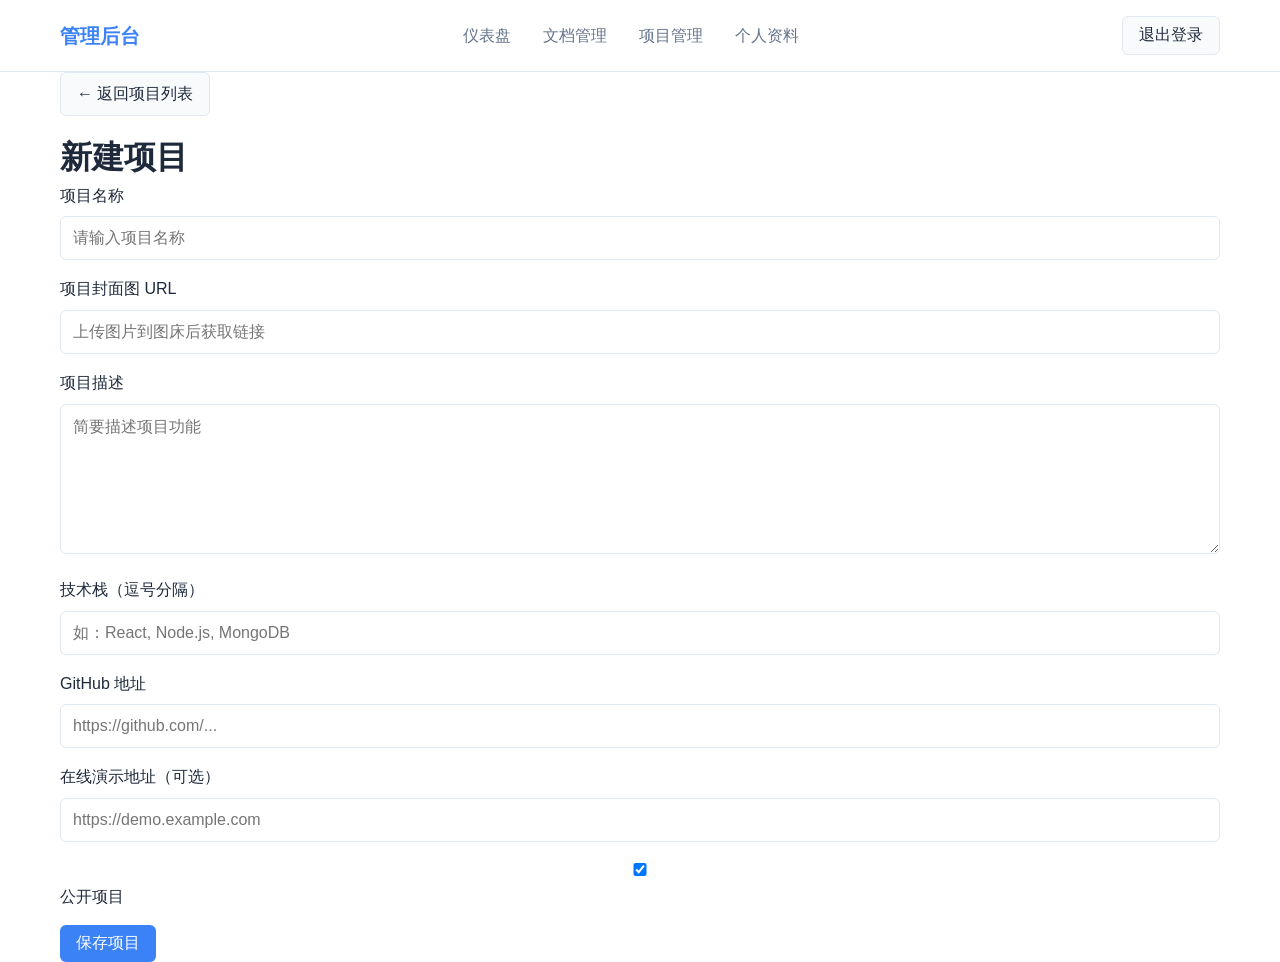
<file: admin/project-edit.html>
<!DOCTYPE html>
<html lang="zh-CN">
<head>
  <meta charset="UTF-8">
  <meta name="viewport" content="width=device-width, initial-scale=1.0">
  <title>编辑项目</title>
  <link rel="stylesheet" href="../css/style.css">
  <link rel="stylesheet" href="https://cdnjs.cloudflare.com/ajax/libs/font-awesome/6.4.0/css/all.min.css">
</head>
<body>
  <header>
    <div class="container">
      <nav>
        <a href="dashboard.html" class="logo">管理后台</a>
        <ul>
          <li><a href="dashboard.html">仪表盘</a></li>
          <li><a href="documents.html">文档管理</a></li>
          <li><a href="projects.html">项目管理</a></li>
          <li><a href="profile.html">个人资料</a></li>
        </ul>
        <div class="actions">
          <button id="logout-btn" class="btn btn-secondary">退出登录</button>
        </div>
      </nav>
    </div>
  </header>

  <main class="container">
    <a href="projects.html" class="btn btn-secondary" style="margin-bottom: 1rem;">← 返回项目列表</a>
    
    <h1 id="page-title">新建项目</h1>

    <form id="project-form">
      <input type="hidden" id="project-id">
      
      <div class="form-group">
        <label for="name">项目名称</label>
        <input type="text" id="name" name="name" required placeholder="请输入项目名称">
      </div>

      <div class="form-group">
        <label for="cover">项目封面图 URL</label>
        <input type="url" id="cover" name="cover" placeholder="上传图片到图床后获取链接">
      </div>

      <div class="form-group">
        <label for="description">项目描述</label>
        <textarea id="description" name="description" placeholder="简要描述项目功能"></textarea>
      </div>

      <div class="form-group">
        <label for="techStack">技术栈（逗号分隔）</label>
        <input type="text" id="techStack" name="techStack" placeholder="如：React, Node.js, MongoDB">
      </div>

      <div class="form-group">
        <label for="githubUrl">GitHub 地址</label>
        <input type="url" id="githubUrl" name="githubUrl" placeholder="https://github.com/...">
      </div>

      <div class="form-group">
        <label for="demoUrl">在线演示地址（可选）</label>
        <input type="url" id="demoUrl" name="demoUrl" placeholder="https://demo.example.com">
      </div>

      <div class="form-group checkbox-wrapper">
        <input type="checkbox" id="isPublic" name="isPublic" checked>
        <label for="isPublic">公开项目</label>
      </div>

      <div style="display: flex; gap: 1rem;">
        <button type="submit" class="btn btn-primary">保存项目</button>
      </div>
    </form>
  </main>

  <script type="module">
    import { requireAuth, logout } from '../js/auth.js';
    import { fetchData, saveData, showToast } from '../js/utils.js';

    if (!requireAuth()) return;

    let isEditMode = false;

    async function loadProject() {
      const urlParams = new URLSearchParams(window.location.search);
      const projectId = urlParams.get('id');

      if (projectId) {
        isEditMode = true;
        document.getElementById('page-title').textContent = '编辑项目';

        const projects = await fetchData('../data/projects.json');
        if (!projects) return;

        const project = projects.find(p => p.id === parseInt(projectId));
        if (!project) return;

        document.getElementById('project-id').value = project.id;
        document.getElementById('name').value = project.name;
        document.getElementById('cover').value = project.cover;
        document.getElementById('description').value = project.description;
        document.getElementById('techStack').value = project.techStack.join(', ');
        document.getElementById('githubUrl').value = project.githubUrl || '';
        document.getElementById('demoUrl').value = project.demoUrl || '';
        document.getElementById('isPublic').checked = project.isPublic;
      }
    }

    document.getElementById('project-form').addEventListener('submit', async (e) => {
      e.preventDefault();

      const name = document.getElementById('name').value;
      const cover = document.getElementById('cover').value;
      const description = document.getElementById('description').value;
      const techStack = document.getElementById('techStack').value.split(',').map(t => t.trim()).filter(t => t);
      const githubUrl = document.getElementById('githubUrl').value;
      const demoUrl = document.getElementById('demoUrl').value;
      const isPublic = document.getElementById('isPublic').checked;
      const projectId = document.getElementById('project-id').value;

      const now = new Date().toISOString().split('T')[0];

      const projectData = {
        id: isEditMode ? parseInt(projectId) : Date.now(),
        name,
        cover: cover || 'https://images.unsplash.com/photo-1551288049-bebda4e38f71?w=400&h=250&fit=crop',
        description,
        techStack,
        githubUrl: githubUrl || null,
        demoUrl: demoUrl || null,
        isPublic,
        createdAt: isEditMode ? now : now,
        updatedAt: now
      };

      try {
        const projects = await fetchData('../data/projects.json') || [];
        if (isEditMode) {
          const index = projects.findIndex(p => p.id === projectData.id);
          if (index !== -1) {
            projects[index] = projectData;
          }
        } else {
          projects.push(projectData);
        }
        saveData('data/projects.json', projects);
        showToast(isEditMode ? '项目更新成功' : '项目创建成功');
        setTimeout(() => {
          window.location.href = 'projects.html';
        }, 1000);
      } catch (error) {
        showToast('保存失败', 'error');
        console.error(error);
      }
    });

    document.getElementById('logout-btn').addEventListener('click', () => {
      logout();
      window.location.href = 'login.html';
    });

    loadProject();
  </script>
</body>
</html>
</file>
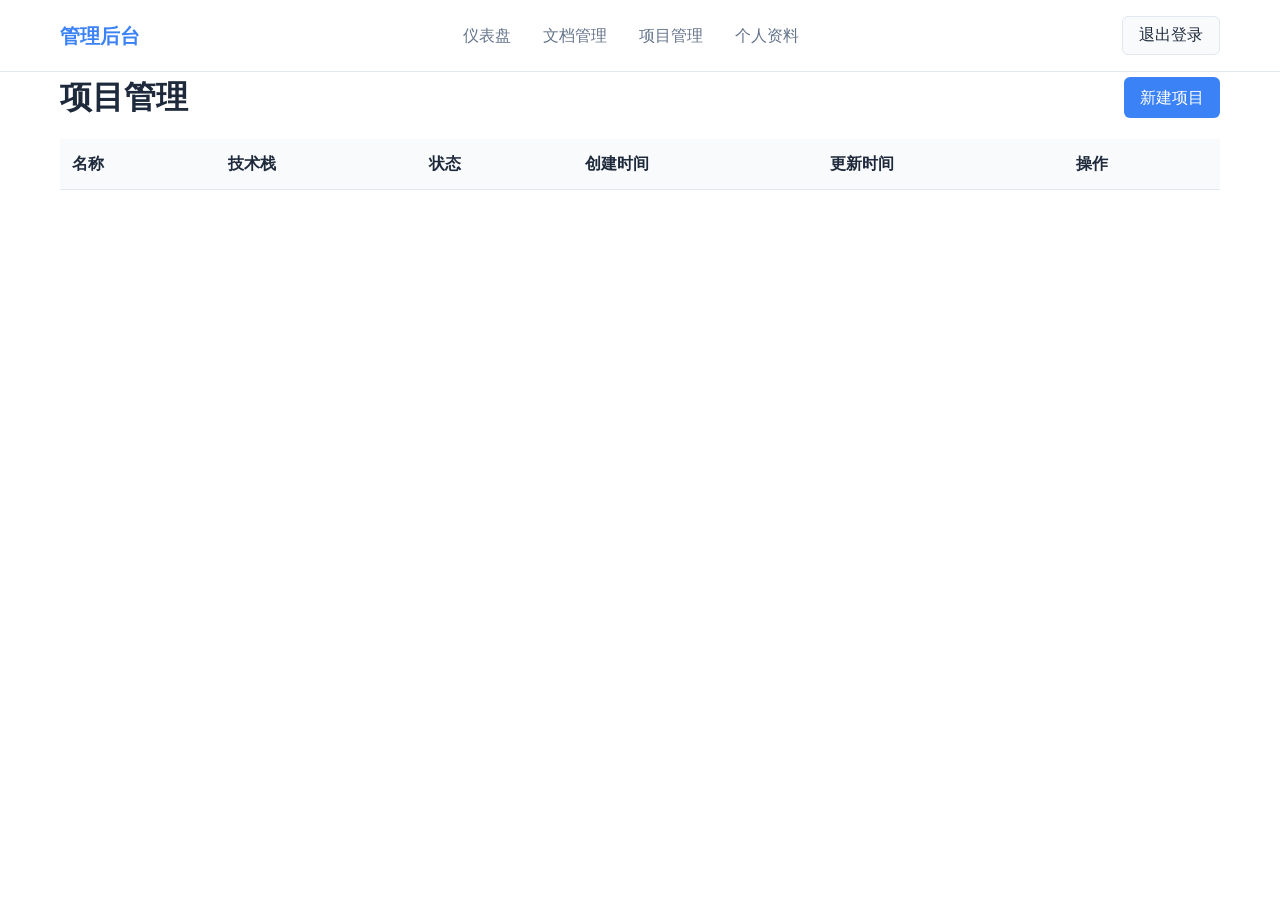
<file: admin/projects.html>
<!DOCTYPE html>
<html lang="zh-CN">
<head>
  <meta charset="UTF-8">
  <meta name="viewport" content="width=device-width, initial-scale=1.0">
  <title>项目管理</title>
  <link rel="stylesheet" href="../css/style.css">
  <link rel="stylesheet" href="https://cdnjs.cloudflare.com/ajax/libs/font-awesome/6.4.0/css/all.min.css">
</head>
<body>
  <header>
    <div class="container">
      <nav>
        <a href="dashboard.html" class="logo">管理后台</a>
        <ul>
          <li><a href="dashboard.html">仪表盘</a></li>
          <li><a href="documents.html">文档管理</a></li>
          <li><a href="projects.html">项目管理</a></li>
          <li><a href="profile.html">个人资料</a></li>
        </ul>
        <div class="actions">
          <button id="logout-btn" class="btn btn-secondary">退出登录</button>
        </div>
      </nav>
    </div>
  </header>

  <main class="container">
    <div style="display: flex; justify-content: space-between; align-items: center; margin-bottom: 1rem;">
      <h1>项目管理</h1>
      <a href="project-edit.html" class="btn btn-primary">新建项目</a>
    </div>

    <table class="table">
      <thead>
        <tr>
          <th>名称</th>
          <th>技术栈</th>
          <th>状态</th>
          <th>创建时间</th>
          <th>更新时间</th>
          <th>操作</th>
        </tr>
      </thead>
      <tbody id="projects-table"></tbody>
    </table>
  </main>

  <script type="module">
    import { requireAuth, logout } from '../js/auth.js';
    import { fetchData, formatDate, showToast, confirmDialog } from '../js/utils.js';

    if (!requireAuth()) return;

    async function loadProjects() {
      const projects = await fetchData('../data/projects.json');
      if (!projects) return;

      const tbody = document.getElementById('projects-table');
      tbody.innerHTML = projects.map(project => `
        <tr>
          <td><a href="project-edit.html?id=${project.id}">${project.name}</a></td>
          <td>${project.techStack.join(', ')}</td>
          <td>${project.isPublic ? '<span class="badge badge-public">公开</span>' : '<span class="badge badge-draft">草稿</span>'}</td>
          <td>${formatDate(project.createdAt)}</td>
          <td>${formatDate(project.updatedAt)}</td>
          <td>
            <a href="project-edit.html?id=${project.id}" class="btn btn-sm btn-secondary"><i class="fas fa-edit"></i> 编辑</a>
            <button onclick="deleteProject(${project.id})" class="btn btn-sm btn-danger"><i class="fas fa-trash"></i> 删除</button>
          </td>
        </tr>
      `).join('');
    }

    window.deleteProject = async function(id) {
      const confirmed = await confirmDialog('确定要删除这个项目吗？');
      if (!confirmed) return;

      const projects = await fetchData('../data/projects.json');
      if (!projects) return;

      const filtered = projects.filter(p => p.id !== id);
      
      try {
        showToast('删除成功');
        loadProjects();
      } catch (error) {
        showToast('删除失败', 'error');
      }
    };

    document.getElementById('logout-btn').addEventListener('click', () => {
      logout();
      window.location.href = 'login.html';
    });

    loadProjects();
  </script>
</body>
</html>
</file>
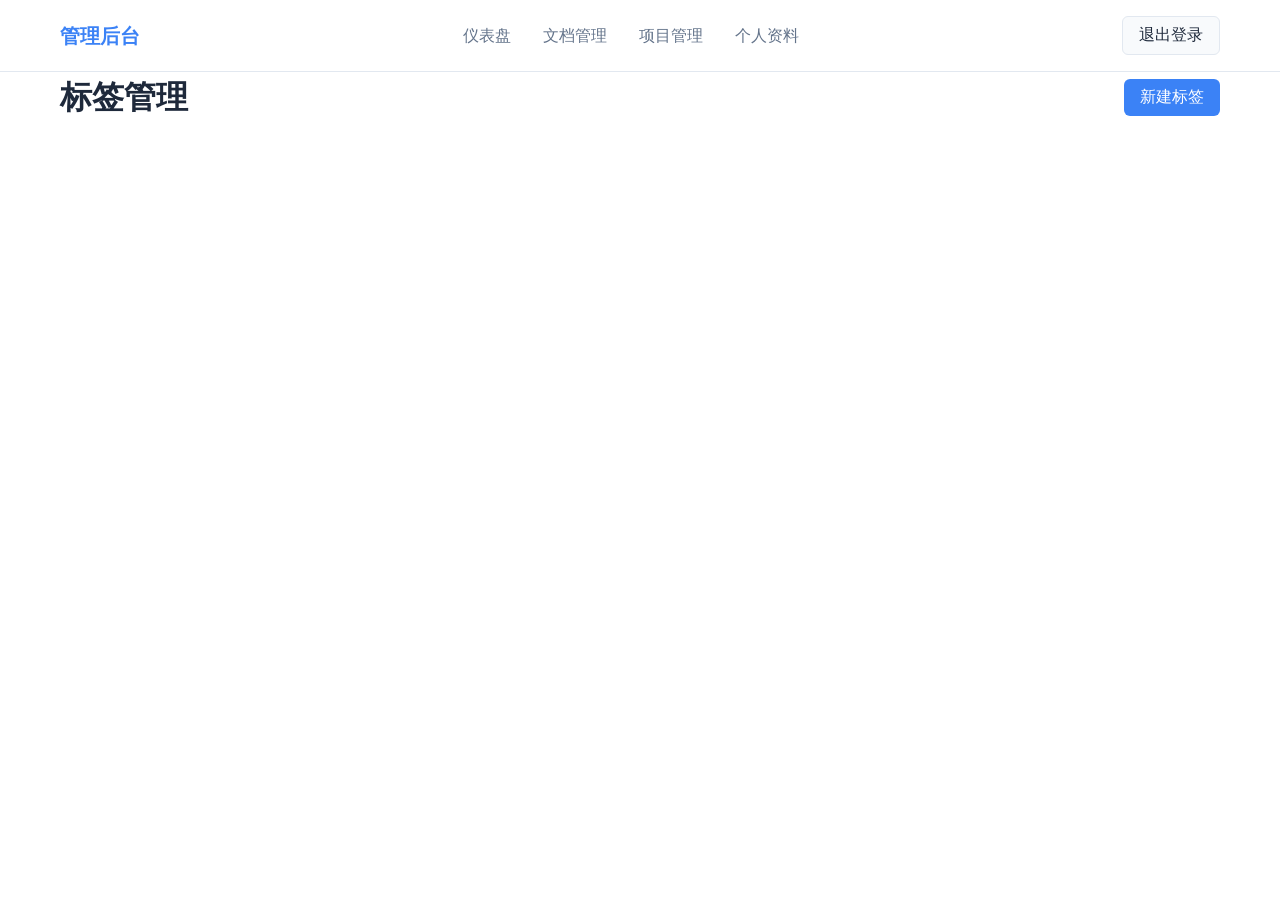
<file: admin/tags.html>
<!DOCTYPE html>
<html lang="zh-CN">
<head>
  <meta charset="UTF-8">
  <meta name="viewport" content="width=device-width, initial-scale=1.0">
  <title>标签管理</title>
  <link rel="stylesheet" href="../css/style.css">
  <link rel="stylesheet" href="https://cdnjs.cloudflare.com/ajax/libs/font-awesome/6.4.0/css/all.min.css">
</head>
<body>
  <header>
    <div class="container">
      <nav>
        <a href="dashboard.html" class="logo">管理后台</a>
        <ul>
          <li><a href="dashboard.html">仪表盘</a></li>
          <li><a href="documents.html">文档管理</a></li>
          <li><a href="projects.html">项目管理</a></li>
          <li><a href="profile.html">个人资料</a></li>
        </ul>
        <div class="actions">
          <button id="logout-btn" class="btn btn-secondary">退出登录</button>
        </div>
      </nav>
    </div>
  </header>

  <main class="container">
    <div style="display: flex; justify-content: space-between; align-items: center; margin-bottom: 1rem;">
      <h1>标签管理</h1>
      <button onclick="showAddForm()" class="btn btn-primary">新建标签</button>
    </div>

    <div id="tags-container" class="grid grid-3"></div>

    <div id="add-form" style="display: none; margin-top: 1rem; padding: 1rem; border: 1px solid var(--border-color); border-radius: 0.5rem;">
      <h3>新建标签</h3>
      <div class="form-group">
        <label for="tag-name">标签名称</label>
        <input type="text" id="tag-name" placeholder="请输入标签名称">
      </div>
      <button onclick="addTag()" class="btn btn-primary">保存</button>
      <button onclick="hideAddForm()" class="btn btn-secondary">取消</button>
    </div>
  </main>

  <script type="module">
    import { requireAuth, logout } from '../js/auth.js';
    import { fetchData, showToast, confirmDialog } from '../js/utils.js';

    if (!requireAuth()) return;

    let tags = [];

    async function loadTags() {
      const docs = await fetchData('../data/documents.json');
      if (!docs) return;

      const tagCounts = {};
      docs.forEach(doc => {
        doc.tags.forEach(tag => {
          tagCounts[tag] = (tagCounts[tag] || 0) + 1;
        });
      });

      tags = [...new Set(docs.flatMap(d => d.tags))];

      const container = document.getElementById('tags-container');
      container.innerHTML = tags.map(tag => `
        <div class="card" style="text-align: center; padding: 1rem;">
          <span class="tag tag-primary" style="font-size: 1rem; padding: 0.5rem 1rem;">${tag}</span>
          <div style="margin-top: 1rem; color: var(--text-secondary); font-size: var(--font-size-sm);">
            使用次数: ${tagCounts[tag] || 0}
          </div>
          <div style="margin-top: 1rem; display: flex; gap: 0.5rem; justify-content: center;">
            <button onclick="editTag('${tag}')" class="btn btn-sm btn-secondary"><i class="fas fa-edit"></i> 编辑</button>
            <button onclick="deleteTag('${tag}')" class="btn btn-sm btn-danger"><i class="fas fa-trash"></i> 删除</button>
          </div>
        </div>
      `).join('');
    }

    window.showAddForm = function() {
      document.getElementById('add-form').style.display = 'block';
      document.getElementById('tag-name').value = '';
    };

    window.hideAddForm = function() {
      document.getElementById('add-form').style.display = 'none';
    };

    window.addTag = function() {
      const name = document.getElementById('tag-name').value.trim();
      if (!name) {
        showToast('请输入标签名称', 'error');
        return;
      }

      if (tags.includes(name)) {
        showToast('标签已存在', 'error');
        return;
      }

      tags.push(name);
      showToast('标签创建成功');
      hideAddForm();
      loadTags();
    };

    window.editTag = function(oldName) {
      const newName = prompt('请输入新的标签名称:', oldName);
      if (!newName || newName === oldName) return;

      if (tags.includes(newName)) {
        showToast('标签已存在', 'error');
        return;
      }

      const index = tags.indexOf(oldName);
      tags[index] = newName;
      showToast('标签更新成功');
      loadTags();
    };

    window.deleteTag = async function(name) {
      const confirmed = await confirmDialog('确定要删除这个标签吗？');
      if (!confirmed) return;

      const index = tags.indexOf(name);
      if (index > -1) {
        tags.splice(index, 1);
        showToast('标签删除成功');
        loadTags();
      }
    };

    document.getElementById('logout-btn').addEventListener('click', () => {
      logout();
      window.location.href = 'login.html';
    });

    loadTags();
  </script>
</body>
</html>
</file>
<file: css/style.css>
:root {
  --primary-color: #3b82f6;
  --primary-hover: #2563eb;
  --secondary-color: #64748b;
  --bg-color: #ffffff;
  --bg-secondary: #f8fafc;
  --text-color: #1e293b;
  --text-secondary: #64748b;
  --border-color: #e2e8f0;
  --card-bg: #ffffff;
  --shadow: 0 1px 3px rgba(0, 0, 0, 0.1);
  --shadow-hover: 0 4px 6px rgba(0, 0, 0, 0.1);
  --transition: all 0.3s ease;
  --font-size-sm: 0.875rem;
  --font-size-base: 1rem;
  --font-size-lg: 1.125rem;
  --font-size-xl: 1.25rem;
  --font-size-2xl: 1.5rem;
  --font-size-3xl: 2rem;
}

[data-theme="dark"] {
  --bg-color: #0f172a;
  --bg-secondary: #1e293b;
  --text-color: #f1f5f9;
  --text-secondary: #94a3b8;
  --border-color: #334155;
  --card-bg: #1e293b;
  --shadow: 0 1px 3px rgba(0, 0, 0, 0.3);
  --shadow-hover: 0 4px 6px rgba(0, 0, 0, 0.3);
}

* {
  margin: 0;
  padding: 0;
  box-sizing: border-box;
}

body {
  font-family: -apple-system, BlinkMacSystemFont, "Segoe UI", Roboto, Oxygen, Ubuntu, Cantarell, "Open Sans", "Helvetica Neue", sans-serif;
  background-color: var(--bg-color);
  color: var(--text-color);
  line-height: 1.6;
  transition: var(--transition);
}

.container {
  max-width: 1200px;
  margin: 0 auto;
  padding: 0 20px;
}

header {
  background-color: var(--bg-color);
  border-bottom: 1px solid var(--border-color);
  position: sticky;
  top: 0;
  z-index: 100;
  transition: var(--transition);
}

nav {
  display: flex;
  justify-content: space-between;
  align-items: center;
  padding: 1rem 0;
}

nav .logo {
  font-size: var(--font-size-xl);
  font-weight: 700;
  color: var(--primary-color);
  text-decoration: none;
}

nav ul {
  display: flex;
  list-style: none;
  gap: 2rem;
}

nav ul li a {
  text-decoration: none;
  color: var(--text-secondary);
  font-weight: 500;
  transition: var(--transition);
}

nav ul li a:hover {
  color: var(--primary-color);
}

nav .actions {
  display: flex;
  align-items: center;
  gap: 1rem;
}

.btn {
  display: inline-flex;
  align-items: center;
  justify-content: center;
  padding: 0.5rem 1rem;
  border-radius: 0.375rem;
  font-weight: 500;
  text-decoration: none;
  cursor: pointer;
  transition: var(--transition);
  border: none;
  font-size: var(--font-size-base);
}

.btn-primary {
  background-color: var(--primary-color);
  color: white;
}

.btn-primary:hover {
  background-color: var(--primary-hover);
}

.btn-secondary {
  background-color: var(--bg-secondary);
  color: var(--text-color);
  border: 1px solid var(--border-color);
}

.btn-secondary:hover {
  background-color: var(--border-color);
}

.btn-sm {
  padding: 0.25rem 0.5rem;
  font-size: var(--font-size-sm);
}

.btn-danger {
  background-color: #ef4444;
  color: white;
}

.btn-danger:hover {
  background-color: #dc2626;
}

main {
  padding: 2rem 0;
  min-height: calc(100vh - 140px);
}

footer {
  background-color: var(--bg-secondary);
  padding: 2rem 0;
  text-align: center;
  border-top: 1px solid var(--border-color);
  margin-top: 2rem;
}

footer p {
  color: var(--text-secondary);
  font-size: var(--font-size-sm);
}

.grid {
  display: grid;
  gap: 1.5rem;
}

.grid-2 {
  grid-template-columns: repeat(auto-fit, minmax(300px, 1fr));
}

.grid-3 {
  grid-template-columns: repeat(auto-fit, minmax(280px, 1fr));
}

.card {
  background-color: var(--card-bg);
  border-radius: 0.5rem;
  box-shadow: var(--shadow);
  overflow: hidden;
  transition: var(--transition);
}

.card:hover {
  box-shadow: var(--shadow-hover);
  transform: translateY(-2px);
}

.card img {
  width: 100%;
  height: 200px;
  object-fit: cover;
}

.card-body {
  padding: 1.5rem;
}

.card-title {
  font-size: var(--font-size-lg);
  font-weight: 600;
  margin-bottom: 0.5rem;
  color: var(--text-color);
}

.card-title a {
  color: inherit;
  text-decoration: none;
}

.card-title a:hover {
  color: var(--primary-color);
}

.card-description {
  color: var(--text-secondary);
  font-size: var(--font-size-sm);
  margin-bottom: 1rem;
  display: -webkit-box;
  -webkit-line-clamp: 2;
  -webkit-box-orient: vertical;
  overflow: hidden;
}

.card-tags {
  display: flex;
  flex-wrap: wrap;
  gap: 0.5rem;
}

.tag {
  display: inline-block;
  padding: 0.25rem 0.75rem;
  background-color: var(--bg-secondary);
  color: var(--text-secondary);
  border-radius: 0.25rem;
  font-size: var(--font-size-sm);
}

.tag-primary {
  background-color: rgba(59, 130, 246, 0.1);
  color: var(--primary-color);
}

.tag-success {
  background-color: rgba(34, 197, 94, 0.1);
  color: #22c55e;
}

.tag-warning {
  background-color: rgba(251, 191, 36, 0.1);
  color: #f59e0b;
}

.badge {
  display: inline-block;
  padding: 0.125rem 0.5rem;
  border-radius: 9999px;
  font-size: 0.75rem;
  font-weight: 500;
}

.badge-public {
  background-color: rgba(34, 197, 94, 0.1);
  color: #22c55e;
}

.badge-draft {
  background-color: rgba(251, 191, 36, 0.1);
  color: #f59e0b;
}

.form-group {
  margin-bottom: 1rem;
}

.form-group label {
  display: block;
  margin-bottom: 0.5rem;
  font-weight: 500;
  color: var(--text-color);
}

.form-group input,
.form-group textarea,
.form-group select {
  width: 100%;
  padding: 0.75rem;
  border: 1px solid var(--border-color);
  border-radius: 0.375rem;
  background-color: var(--bg-color);
  color: var(--text-color);
  font-size: var(--font-size-base);
  transition: var(--transition);
}

.form-group input:focus,
.form-group textarea:focus,
.form-group select:focus {
  outline: none;
  border-color: var(--primary-color);
  box-shadow: 0 0 0 3px rgba(59, 130, 246, 0.1);
}

.form-group textarea {
  resize: vertical;
  min-height: 150px;
}

.form-group .checkbox-wrapper {
  display: flex;
  align-items: center;
  gap: 0.5rem;
}

.form-group .checkbox-wrapper input[type="checkbox"] {
  width: auto;
}

.table {
  width: 100%;
  border-collapse: collapse;
  margin-top: 1rem;
}

.table th,
.table td {
  padding: 0.75rem;
  text-align: left;
  border-bottom: 1px solid var(--border-color);
}

.table th {
  background-color: var(--bg-secondary);
  font-weight: 600;
}

.table tr:hover {
  background-color: var(--bg-secondary);
}

.hero {
  text-align: center;
  padding: 4rem 0;
}

.hero-avatar {
  width: 150px;
  height: 150px;
  border-radius: 50%;
  object-fit: cover;
  margin-bottom: 1.5rem;
  border: 4px solid var(--primary-color);
}

.hero-name {
  font-size: var(--font-size-3xl);
  font-weight: 700;
  margin-bottom: 0.5rem;
}

.hero-title {
  font-size: var(--font-size-xl);
  color: var(--primary-color);
  margin-bottom: 1.5rem;
}

.hero-bio {
  max-width: 600px;
  margin: 0 auto 2rem;
  color: var(--text-secondary);
}

.hero-skills {
  display: flex;
  flex-wrap: wrap;
  justify-content: center;
  gap: 0.75rem;
  margin-bottom: 2rem;
}

.timeline {
  position: relative;
  max-width: 800px;
  margin: 0 auto;
}

.timeline::before {
  content: "";
  position: absolute;
  left: 25px;
  top: 0;
  bottom: 0;
  width: 2px;
  background-color: var(--border-color);
}

.timeline-item {
  position: relative;
  padding-left: 60px;
  margin-bottom: 2rem;
}

.timeline-item::before {
  content: "";
  position: absolute;
  left: 20px;
  top: 0;
  width: 12px;
  height: 12px;
  border-radius: 50%;
  background-color: var(--primary-color);
  border: 3px solid var(--bg-color);
}

.timeline-date {
  font-size: var(--font-size-sm);
  color: var(--text-secondary);
  margin-bottom: 0.25rem;
}

.timeline-title {
  font-size: var(--font-size-lg);
  font-weight: 600;
  margin-bottom: 0.5rem;
}

.timeline-description {
  color: var(--text-secondary);
  font-size: var(--font-size-sm);
}

.search-bar {
  position: relative;
  margin-bottom: 1.5rem;
}

.search-bar input {
  width: 100%;
  padding: 0.75rem 2.5rem;
  border: 1px solid var(--border-color);
  border-radius: 0.5rem;
  background-color: var(--bg-color);
  color: var(--text-color);
  font-size: var(--font-size-base);
}

.search-bar::before {
  content: "🔍";
  position: absolute;
  left: 1rem;
  top: 50%;
  transform: translateY(-50%);
}

.filters {
  display: flex;
  flex-wrap: wrap;
  gap: 1rem;
  margin-bottom: 1.5rem;
}

.filter-group {
  display: flex;
  align-items: center;
  gap: 0.5rem;
}

.filter-group label {
  font-size: var(--font-size-sm);
  color: var(--text-secondary);
}

.filter-group select {
  padding: 0.5rem;
  border: 1px solid var(--border-color);
  border-radius: 0.375rem;
  background-color: var(--bg-color);
  color: var(--text-color);
}

.doc-list-item {
  padding: 1rem;
  background-color: var(--card-bg);
  border-radius: 0.5rem;
  border: 1px solid var(--border-color);
  transition: var(--transition);
}

.doc-list-item:hover {
  border-color: var(--primary-color);
}

.doc-list-item h3 {
  font-size: var(--font-size-lg);
  margin-bottom: 0.5rem;
}

.doc-list-item h3 a {
  color: var(--text-color);
  text-decoration: none;
}

.doc-list-item h3 a:hover {
  color: var(--primary-color);
}

.doc-meta {
  display: flex;
  flex-wrap: wrap;
  gap: 1rem;
  font-size: var(--font-size-sm);
  color: var(--text-secondary);
  margin-bottom: 0.5rem;
}

.doc-excerpt {
  color: var(--text-secondary);
  font-size: var(--font-size-sm);
  display: -webkit-box;
  -webkit-line-clamp: 2;
  -webkit-box-orient: vertical;
  overflow: hidden;
}

.doc-detail-header {
  margin-bottom: 2rem;
}

.doc-detail-title {
  font-size: var(--font-size-2xl);
  font-weight: 700;
  margin-bottom: 1rem;
}

.doc-detail-meta {
  display: flex;
  flex-wrap: wrap;
  gap: 1rem;
  font-size: var(--font-size-sm);
  color: var(--text-secondary);
  margin-bottom: 1rem;
}

.doc-detail-content {
  max-width: 800px;
  margin: 0 auto;
}

.doc-detail-content h1 {
  font-size: var(--font-size-2xl);
  margin-bottom: 1rem;
  padding-bottom: 0.5rem;
  border-bottom: 1px solid var(--border-color);
}

.doc-detail-content h2 {
  font-size: var(--font-size-xl);
  margin: 1.5rem 0 1rem;
  padding-bottom: 0.5rem;
  border-bottom: 1px solid var(--border-color);
}

.doc-detail-content h3 {
  font-size: var(--font-size-lg);
  margin: 1.25rem 0 0.75rem;
}

.doc-detail-content p {
  margin-bottom: 1rem;
}

.doc-detail-content ul,
.doc-detail-content ol {
  margin-bottom: 1rem;
  padding-left: 1.5rem;
}

.doc-detail-content li {
  margin-bottom: 0.5rem;
}

.doc-detail-content blockquote {
  border-left: 4px solid var(--primary-color);
  padding-left: 1rem;
  margin: 1rem 0;
  color: var(--text-secondary);
  font-style: italic;
}

.doc-detail-content code {
  background-color: var(--bg-secondary);
  padding: 0.125rem 0.25rem;
  border-radius: 0.25rem;
  font-family: "Fira Code", "Monaco", "Consolas", monospace;
  font-size: 0.875em;
}

.doc-detail-content pre {
  background-color: var(--bg-secondary);
  padding: 1rem;
  border-radius: 0.5rem;
  overflow-x: auto;
  margin: 1rem 0;
}

.doc-detail-content pre code {
  background-color: transparent;
  padding: 0;
  font-size: var(--font-size-sm);
}

.doc-detail-content img {
  max-width: 100%;
  border-radius: 0.5rem;
  margin: 1rem 0;
}

.doc-detail-content a {
  color: var(--primary-color);
  text-decoration: none;
}

.doc-detail-content a:hover {
  text-decoration: underline;
}

.doc-detail-content table {
  width: 100%;
  border-collapse: collapse;
  margin: 1rem 0;
}

.doc-detail-content th,
.doc-detail-content td {
  border: 1px solid var(--border-color);
  padding: 0.75rem;
  text-align: left;
}

.doc-detail-content th {
  background-color: var(--bg-secondary);
}

.sidebar {
  position: sticky;
  top: 80px;
  height: fit-content;
}

.sidebar-title {
  font-size: var(--font-size-lg);
  font-weight: 600;
  margin-bottom: 1rem;
}

.sidebar-nav {
  list-style: none;
}

.sidebar-nav li {
  margin-bottom: 0.5rem;
}

.sidebar-nav li a {
  display: block;
  padding: 0.5rem;
  color: var(--text-secondary);
  text-decoration: none;
  border-radius: 0.375rem;
  transition: var(--transition);
  font-size: var(--font-size-sm);
}

.sidebar-nav li a:hover {
  color: var(--primary-color);
  background-color: var(--bg-secondary);
}

.sidebar-nav li.active a {
  color: var(--primary-color);
  background-color: rgba(59, 130, 246, 0.1);
}

.reading-progress {
  position: fixed;
  top: 65px;
  left: 0;
  height: 3px;
  background-color: var(--primary-color);
  z-index: 99;
  transition: width 0.1s ease;
}

.login-container {
  max-width: 400px;
  margin: 4rem auto;
  padding: 2rem;
  background-color: var(--card-bg);
  border-radius: 0.5rem;
  box-shadow: var(--shadow);
}

.login-container h2 {
  text-align: center;
  margin-bottom: 2rem;
}

.login-container .form-group {
  margin-bottom: 1.5rem;
}

.login-container .btn {
  width: 100%;
  margin-top: 1rem;
}

.login-error {
  color: #ef4444;
  text-align: center;
  margin-top: 1rem;
  font-size: var(--font-size-sm);
}

.dashboard-stats {
  display: grid;
  grid-template-columns: repeat(auto-fit, minmax(200px, 1fr));
  gap: 1.5rem;
  margin-bottom: 2rem;
}

.stat-card {
  background-color: var(--card-bg);
  padding: 1.5rem;
  border-radius: 0.5rem;
  box-shadow: var(--shadow);
}

.stat-card .stat-number {
  font-size: var(--font-size-2xl);
  font-weight: 700;
  color: var(--primary-color);
}

.stat-card .stat-label {
  font-size: var(--font-size-sm);
  color: var(--text-secondary);
  margin-top: 0.25rem;
}

.editor-container {
  display: grid;
  grid-template-columns: 1fr 1fr;
  gap: 1rem;
}

.editor-container textarea {
  min-height: 400px;
}

.preview-panel {
  background-color: var(--bg-secondary);
  border-radius: 0.5rem;
  padding: 1rem;
  overflow-y: auto;
  min-height: 400px;
}

.upload-area {
  border: 2px dashed var(--border-color);
  border-radius: 0.5rem;
  padding: 2rem;
  text-align: center;
  cursor: pointer;
  transition: var(--transition);
  margin-bottom: 1rem;
}

.upload-area:hover {
  border-color: var(--primary-color);
  background-color: rgba(59, 130, 246, 0.05);
}

.upload-area.dragover {
  border-color: var(--primary-color);
  background-color: rgba(59, 130, 246, 0.1);
}

.social-links {
  display: flex;
  justify-content: center;
  gap: 1.5rem;
  margin-top: 2rem;
}

.social-links a {
  width: 40px;
  height: 40px;
  display: flex;
  align-items: center;
  justify-content: center;
  background-color: var(--bg-secondary);
  border-radius: 50%;
  color: var(--text-secondary);
  text-decoration: none;
  transition: var(--transition);
}

.social-links a:hover {
  background-color: var(--primary-color);
  color: white;
}

.toggle-switch {
  position: relative;
  width: 40px;
  height: 20px;
  background-color: var(--border-color);
  border-radius: 20px;
  cursor: pointer;
  transition: var(--transition);
}

.toggle-switch::after {
  content: "";
  position: absolute;
  left: 2px;
  top: 2px;
  width: 16px;
  height: 16px;
  background-color: white;
  border-radius: 50%;
  transition: var(--transition);
}

.toggle-switch.active {
  background-color: var(--primary-color);
}

.toggle-switch.active::after {
  left: 22px;
}

.font-size-controls {
  display: flex;
  gap: 0.25rem;
}

.font-size-controls button {
  padding: 0.25rem 0.5rem;
  border: 1px solid var(--border-color);
  background-color: var(--bg-color);
  color: var(--text-color);
  border-radius: 0.25rem;
  cursor: pointer;
  font-size: var(--font-size-sm);
}

.font-size-controls button.active {
  background-color: var(--primary-color);
  color: white;
  border-color: var(--primary-color);
}

.modal-overlay {
  position: fixed;
  top: 0;
  left: 0;
  right: 0;
  bottom: 0;
  background-color: rgba(0, 0, 0, 0.5);
  display: flex;
  align-items: center;
  justify-content: center;
  z-index: 1000;
}

.modal {
  background-color: var(--card-bg);
  border-radius: 0.5rem;
  padding: 2rem;
  max-width: 400px;
  width: 90%;
  box-shadow: var(--shadow-hover);
}

.modal h3 {
  margin-bottom: 1rem;
}

.modal p {
  color: var(--text-secondary);
  margin-bottom: 1.5rem;
}

.modal-actions {
  display: flex;
  gap: 1rem;
  justify-content: flex-end;
}

.toast {
  position: fixed;
  top: 80px;
  right: 20px;
  padding: 1rem 1.5rem;
  border-radius: 0.5rem;
  color: white;
  font-weight: 500;
  z-index: 1000;
  animation: slideIn 0.3s ease;
}

.toast-success {
  background-color: #22c55e;
}

.toast-error {
  background-color: #ef4444;
}

@keyframes slideIn {
  from {
    transform: translateX(100%);
    opacity: 0;
  }
  to {
    transform: translateX(0);
    opacity: 1;
  }
}

@media (max-width: 768px) {
  nav {
    flex-direction: column;
    gap: 1rem;
  }

  nav ul {
    gap: 1rem;
  }

  .hero {
    padding: 2rem 0;
  }

  .hero-avatar {
    width: 100px;
    height: 100px;
  }

  .hero-name {
    font-size: var(--font-size-2xl);
  }

  .timeline::before {
    left: 15px;
  }

  .timeline-item {
    padding-left: 45px;
  }

  .timeline-item::before {
    left: 10px;
  }

  .editor-container {
    grid-template-columns: 1fr;
  }

  .sidebar {
    position: static;
  }

  .dashboard-stats {
    grid-template-columns: 1fr 1fr;
  }

  .table {
    overflow-x: auto;
    display: block;
  }
}
</file>
